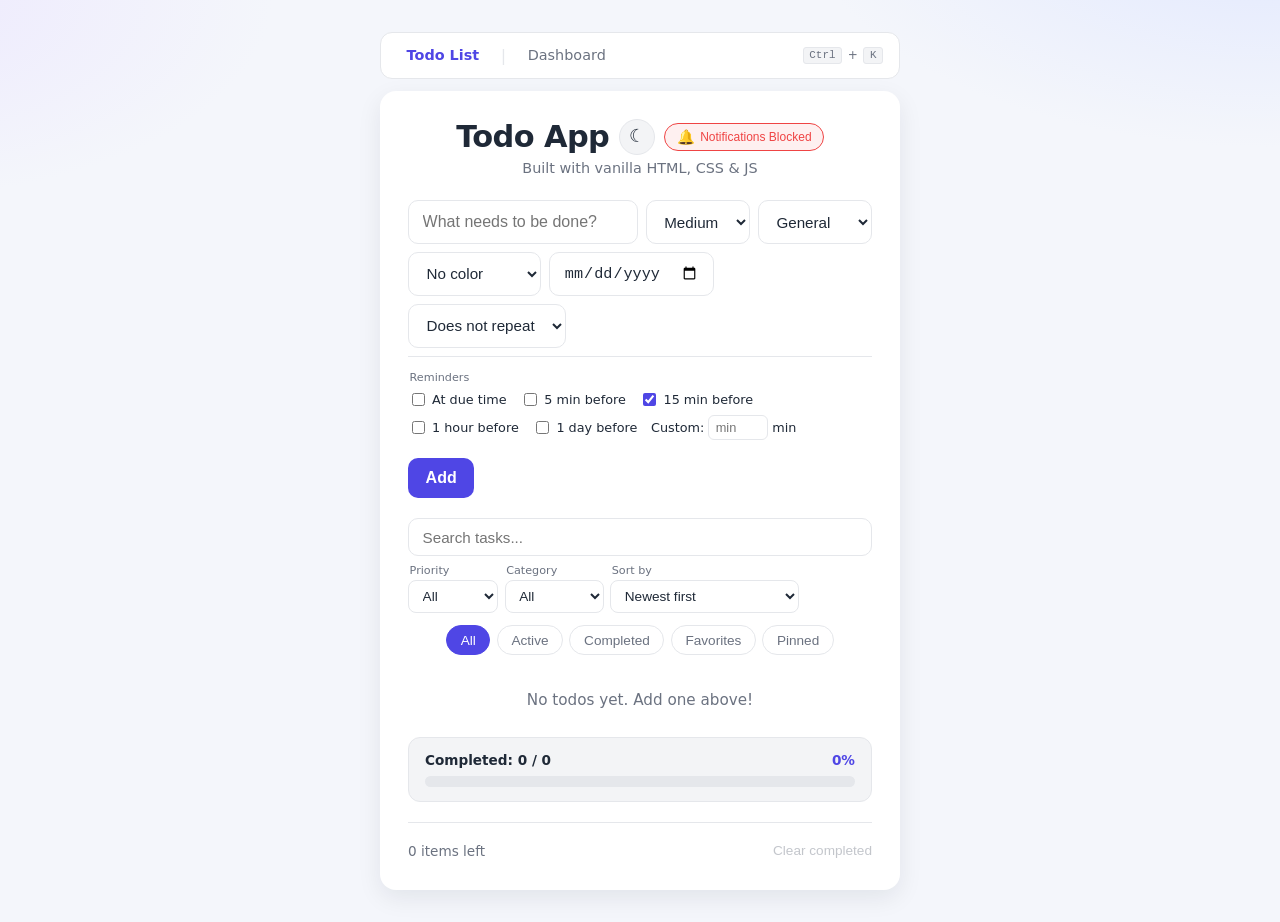
<file: index.html>
<!DOCTYPE html>
<html lang="en">
  <head>
    <meta charset="UTF-8" />
    <meta name="viewport" content="width=device-width, initial-scale=1.0" />
    <title>Todo App</title>
    <link rel="stylesheet" href="style.css" />
    <script>
      (function () {
        try {
          var saved = localStorage.getItem("todo-app:theme");
          var prefersDark =
            window.matchMedia &&
            window.matchMedia("(prefers-color-scheme: dark)").matches;
          if (saved === "dark" || (!saved && prefersDark)) {
            document.documentElement.setAttribute("data-theme", "dark");
          }
        } catch (e) {}
      })();
    </script>
  </head>
  <body>
    <nav class="nav">
      <span class="nav__link nav__link--active">Todo List</span>
      <span class="nav__separator">|</span>
      <a href="dashboard.html" class="nav__link">Dashboard</a>
      <span class="nav__hint" id="cmd-trigger" title="Open command palette (Ctrl+K)" role="button" tabindex="0">
        <kbd>Ctrl</kbd>+<kbd>K</kbd>
      </span>
    </nav>

    <main class="app">
      <header class="app__header">
        <div class="app__heading">
          <h1 class="app__title">Todo App</h1>
          <button id="theme-toggle" class="theme-toggle" type="button" aria-label="Toggle dark mode" aria-pressed="false">
            <span class="theme-toggle__icon theme-toggle__icon--sun" aria-hidden="true">☀</span>
            <span class="theme-toggle__icon theme-toggle__icon--moon" aria-hidden="true">☾</span>
          </button>
          <button id="notification-permission" class="notification-btn" type="button" aria-label="Enable browser notifications">
            <span class="notification-btn__icon" aria-hidden="true">🔔</span>
            <span class="notification-btn__label">Enable Notifications</span>
          </button>
        </div>
        <p class="app__subtitle">Built with vanilla HTML, CSS & JS</p>
      </header>

      <form id="todo-form" class="todo-form" autocomplete="off">
        <input
          id="todo-input"
          class="todo-form__input"
          type="text"
          placeholder="What needs to be done?"
          aria-label="New todo"
          required
        />
        <select id="todo-priority" class="todo-form__select" aria-label="Priority">
          <option value="low">Low</option>
          <option value="medium" selected>Medium</option>
          <option value="high">High</option>
        </select>
        <select id="todo-category" class="todo-form__select" aria-label="Category">
          <option value="general" selected>General</option>
          <option value="work">Work</option>
          <option value="personal">Personal</option>
          <option value="shopping">Shopping</option>
          <option value="health">Health</option>
        </select>
        <select id="todo-color" class="todo-form__select" aria-label="Color label">
          <option value="" selected>No color</option>
          <option value="red">🔴 Work</option>
          <option value="green">🟢 Personal</option>
          <option value="blue">🔵 Study</option>
          <option value="yellow">🟡 Urgent</option>
          <option value="purple">🟣 Other</option>
        </select>
        <input
          id="todo-due"
          class="todo-form__date"
          type="date"
          aria-label="Due date"
        />
        <select id="todo-recurrence" class="todo-form__select" aria-label="Recurrence">
          <option value="" selected>Does not repeat</option>
          <option value="daily">Daily</option>
          <option value="weekly">Weekly</option>
          <option value="monthly">Monthly</option>
          <option value="custom">Custom…</option>
        </select>
        <input
          id="todo-recurrence-custom"
          class="todo-form__date todo-form__recurrence-custom"
          type="number"
          min="1"
          value="1"
          aria-label="Custom recurrence interval in days"
        />
        <div class="todo-form__reminders">
          <label class="toolbar__field">
            <span class="toolbar__label">Reminders</span>
          </label>
          <div class="reminder-checkboxes">
            <label class="reminder-checkbox"><input type="checkbox" id="reminder-at-due" value="0" /> At due time</label>
            <label class="reminder-checkbox"><input type="checkbox" id="reminder-5min" value="5" /> 5 min before</label>
            <label class="reminder-checkbox"><input type="checkbox" id="reminder-15min" value="15" checked /> 15 min before</label>
            <label class="reminder-checkbox"><input type="checkbox" id="reminder-1hour" value="60" /> 1 hour before</label>
            <label class="reminder-checkbox"><input type="checkbox" id="reminder-1day" value="1440" /> 1 day before</label>
            <label class="reminder-checkbox">
              Custom: <input type="number" id="reminder-custom-minutes" class="todo-form__reminder-custom" min="1" value="" placeholder="min" aria-label="Custom reminder minutes" /> min
            </label>
          </div>
        </div>
        <button class="todo-form__add" type="submit">Add</button>
      </form>

      <div class="toolbar">
        <div class="toolbar__search">
          <input
            id="search-input"
            class="toolbar__search-input"
            type="search"
            placeholder="Search tasks..."
            aria-label="Search tasks"
          />
        </div>
        <div class="toolbar__controls">
          <label class="toolbar__field">
            <span class="toolbar__label">Priority</span>
            <select id="priority-filter" class="toolbar__select" aria-label="Filter by priority">
              <option value="all">All</option>
              <option value="high">High</option>
              <option value="medium">Medium</option>
              <option value="low">Low</option>
            </select>
          </label>
          <label class="toolbar__field">
            <span class="toolbar__label">Category</span>
            <select id="category-filter" class="toolbar__select" aria-label="Filter by category">
              <option value="all">All</option>
              <option value="general">General</option>
              <option value="work">Work</option>
              <option value="personal">Personal</option>
              <option value="shopping">Shopping</option>
              <option value="health">Health</option>
            </select>
          </label>
          <label class="toolbar__field">
            <span class="toolbar__label">Sort by</span>
            <select id="sort-select" class="toolbar__select" aria-label="Sort tasks">
              <option value="created">Newest first</option>
              <option value="created-asc">Oldest first</option>
              <option value="priority">Priority (high-low)</option>
              <option value="priority-asc">Priority (low-high)</option>
              <option value="due">Due date (soonest)</option>
              <option value="alpha">A-Z</option>
              <option value="manual">Manual (drag to reorder)</option>
            </select>
          </label>
        </div>
      </div>

      <nav class="filters" aria-label="Filter todos">
        <button class="filters__btn is-active" data-filter="all" aria-selected="true">All</button>
        <button class="filters__btn" data-filter="active" aria-selected="false">Active</button>
        <button class="filters__btn" data-filter="completed" aria-selected="false">Completed</button>
        <button class="filters__btn" data-filter="favorites" aria-selected="false">Favorites</button>
        <button class="filters__btn" data-filter="pinned" aria-selected="false">Pinned</button>
      </nav>

      <ul id="todo-list" class="todo-list" aria-live="polite"></ul>

      <p id="empty-state" class="empty-state" role="status">No todos yet. Add one above!</p>

      <section id="progress" class="progress" aria-label="Completion progress">
        <div class="progress__header">
          <span id="progress-text" class="progress__text">Completed: 0 / 0</span>
          <span id="progress-percent" class="progress__percent">0%</span>
        </div>
        <div
          class="progress__track"
          role="progressbar"
          aria-valuemin="0"
          aria-valuemax="100"
          aria-valuenow="0"
          aria-label="Completion percentage"
        >
          <div id="progress-fill" class="progress__fill"></div>
        </div>
      </section>

      <footer class="app__footer">
        <span id="items-left" class="app__count">0 items left</span>
        <button id="clear-completed" class="app__clear" type="button" disabled>Clear completed</button>
      </footer>
    </main>

    <template id="todo-item-template">
      <li class="todo-item">
        <div class="todo-item__main">
          <span class="todo-item__drag-handle" draggable="true" aria-label="Drag to reorder" title="Drag to reorder">⠿</span>
          <label class="todo-item__label">
            <input type="checkbox" class="todo-item__checkbox" />
            <span class="todo-item__text"></span>
            <span class="todo-item__meta">
              <span class="todo-item__badge todo-item__badge--color"></span>
              <span class="todo-item__badge todo-item__badge--priority"></span>
              <span class="todo-item__badge todo-item__badge--category"></span>
              <span class="todo-item__badge todo-item__badge--due"></span>
              <span class="todo-item__badge todo-item__badge--recurrence"></span>
              <span class="todo-item__badge todo-item__badge--reminder"></span>
            </span>
          </label>
          <div class="todo-item__actions">
            <button class="todo-item__icon-btn todo-item__star" type="button" aria-pressed="false" title="Star">&#9734;</button>
            <button class="todo-item__icon-btn todo-item__pin" type="button" aria-pressed="false" title="Pin">&#128204;</button>
            <button class="todo-item__icon-btn todo-item__edit-btn" type="button" aria-label="Edit todo" title="Edit">&#9998;</button>
            <button class="todo-item__icon-btn todo-item__notes-toggle" type="button" aria-label="Toggle notes" title="Notes">&#9776;</button>
            <button class="todo-item__icon-btn todo-item__duplicate" type="button" aria-label="Duplicate todo" title="Duplicate">&#10697;</button>
            <div class="todo-item__snooze-wrap">
              <button class="todo-item__icon-btn todo-item__snooze" type="button" aria-label="Snooze reminders" title="Snooze">&#9201;</button>
              <div class="todo-item__snooze-dropdown is-hidden">
                <button type="button" class="todo-item__snooze-option" data-snooze="10">Snooze 10 min</button>
                <button type="button" class="todo-item__snooze-option" data-snooze="30">Snooze 30 min</button>
                <button type="button" class="todo-item__snooze-option" data-snooze="60">Snooze 1 hour</button>
                <button type="button" class="todo-item__snooze-option" data-snooze="1440">Snooze 1 day</button>
              </div>
            </div>
            <button class="todo-item__icon-btn todo-item__delete" type="button" aria-label="Delete todo" title="Delete">&times;</button>
          </div>
        </div>

        <div class="todo-item__meta">
          <span class="todo-item__created"></span>
          <span class="todo-item__completed"></span>
        </div>

        <p class="todo-item__notes"></p>

        <div class="todo-item__dependencies is-hidden"></div>

        <div class="todo-item__subtasks is-hidden" data-expanded="false">
          <div class="subtask-progress" role="progressbar" aria-label="Subtask progress">
            <span class="subtask-progress__text">0/0 subtasks completed</span>
            <div class="subtask-progress__track">
              <div class="subtask-progress__fill"></div>
            </div>
          </div>
          <ul class="todo-item__subtask-list"></ul>
          <form class="todo-item__subtask-add" autocomplete="off">
            <input type="text" class="todo-item__subtask-input" placeholder="Add a subtask..." aria-label="New subtask" />
            <button type="submit" class="todo-item__subtask-add-btn" title="Add subtask">+</button>
          </form>
        </div>

        <button type="button" class="todo-item__subtask-toggle" title="Show/hide subtasks">
          <span class="subtask-toggle__icon">▸</span> <span class="subtask-toggle__label">Subtasks</span>
        </button>

        <div class="todo-item__edit" role="group" aria-label="Edit todo">
          <input type="text" class="todo-item__edit-input" aria-label="Todo text" />
          <textarea class="todo-item__edit-notes" rows="2" placeholder="Notes / description"></textarea>
          <select class="todo-item__edit-color" aria-label="Color label">
            <option value="">No color</option>
            <option value="red">🔴 Work</option>
            <option value="green">🟢 Personal</option>
            <option value="blue">🔵 Study</option>
            <option value="yellow">🟡 Urgent</option>
            <option value="purple">🟣 Other</option>
          </select>
          <select class="todo-item__edit-recurrence" aria-label="Recurrence">
            <option value="">Does not repeat</option>
            <option value="daily">Daily</option>
            <option value="weekly">Weekly</option>
            <option value="monthly">Monthly</option>
            <option value="custom">Custom…</option>
          </select>
          <input type="number" class="todo-item__edit-recurrence-custom" min="1" value="1" aria-label="Custom recurrence interval in days" />
          <div class="todo-item__edit-reminders">
            <span class="toolbar__label">Reminders</span>
            <div class="reminder-checkboxes">
              <label class="reminder-checkbox"><input type="checkbox" class="todo-item__edit-reminder" value="0" /> At due time</label>
              <label class="reminder-checkbox"><input type="checkbox" class="todo-item__edit-reminder" value="5" /> 5 min before</label>
              <label class="reminder-checkbox"><input type="checkbox" class="todo-item__edit-reminder" value="15" /> 15 min before</label>
              <label class="reminder-checkbox"><input type="checkbox" class="todo-item__edit-reminder" value="60" /> 1 hour before</label>
              <label class="reminder-checkbox"><input type="checkbox" class="todo-item__edit-reminder" value="1440" /> 1 day before</label>
              <label class="reminder-checkbox">
                Custom: <input type="number" class="todo-item__edit-reminder-custom" min="1" value="" placeholder="min" aria-label="Custom reminder minutes" /> min
              </label>
            </div>
          </div>
          <label class="todo-item__edit-dep-label">
            <span class="toolbar__label">Dependencies</span>
            <select class="todo-item__edit-depends" multiple aria-label="Task dependencies">
            </select>
          </label>
          <div class="todo-item__edit-actions">
            <button class="todo-item__save" type="button">Save</button>
            <button class="todo-item__cancel" type="button">Cancel</button>
          </div>
        </div>
      </li>
    </template>

    <div id="command-palette-overlay" class="command-palette-overlay is-hidden" role="dialog" aria-modal="true" aria-label="Command palette">
      <div class="command-palette">
        <div class="command-palette__input-wrap">
          <span class="command-palette__prefix" aria-hidden="true">&gt;</span>
          <input id="command-palette-input" class="command-palette__input" type="text" placeholder="Type a command..." aria-label="Command search" autocomplete="off" />
        </div>
        <ul id="command-palette-list" class="command-palette__list" role="listbox"></ul>
        <div class="command-palette__footer">
          <span class="command-palette__hint"><kbd>&uarr;</kbd><kbd>&darr;</kbd> navigate</span>
          <span class="command-palette__hint"><kbd>&crarr;</kbd> select</span>
          <span class="command-palette__hint"><kbd>esc</kbd> close</span>
        </div>
      </div>
    </div>

    <script src="script.js"></script>
  </body>
</html>
</file>
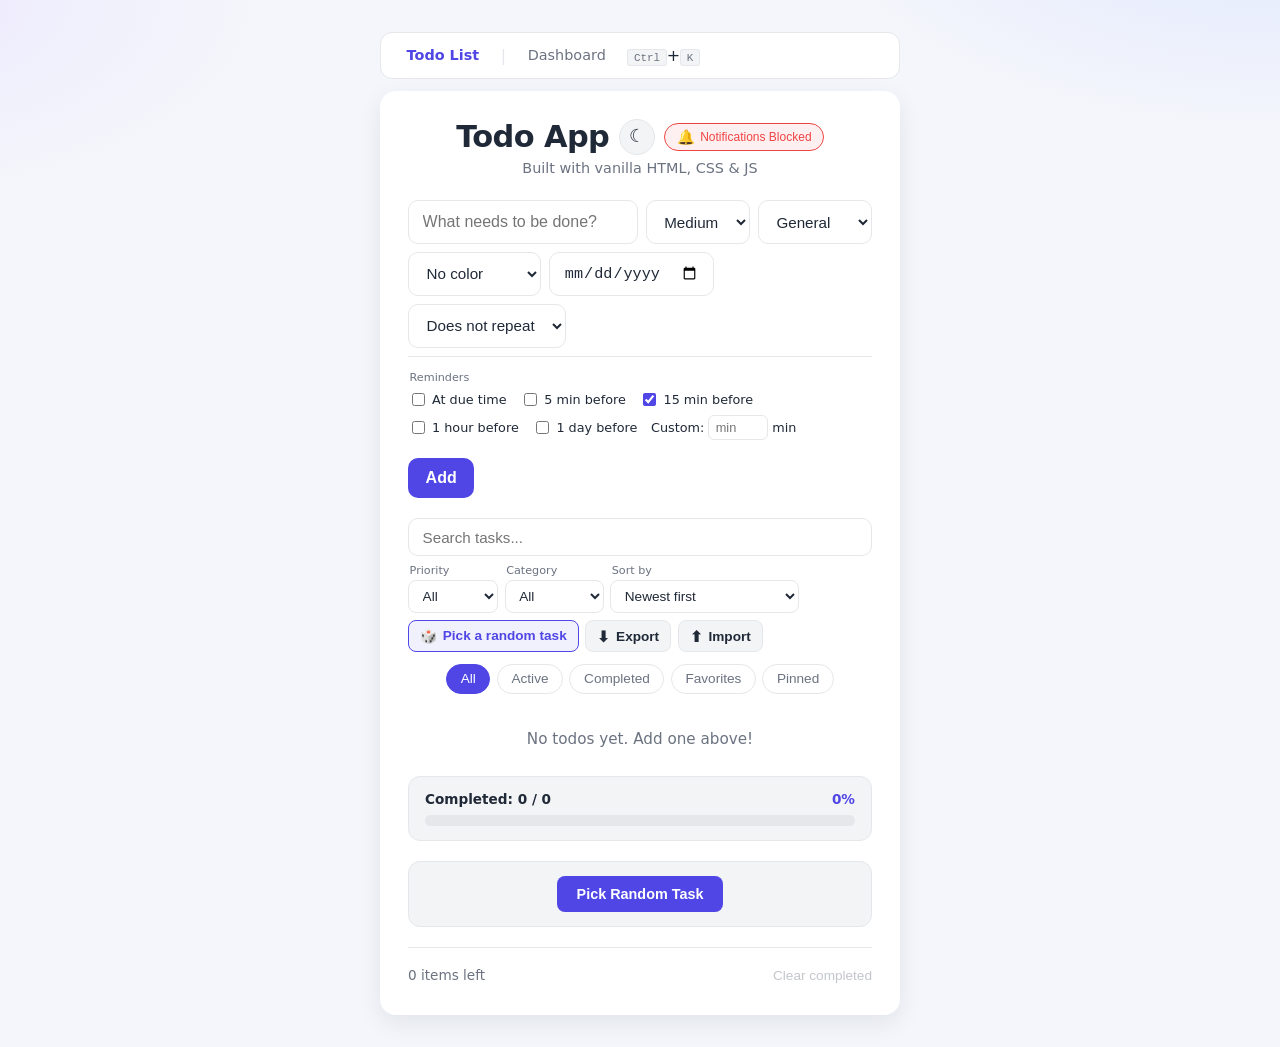
<file: pages/index.html>
<!DOCTYPE html>
<html lang="en">
  <head>
    <meta charset="UTF-8" />
    <meta name="viewport" content="width=device-width, initial-scale=1.0" />
    <title>Todo App</title>
    <link rel="stylesheet" href="../css/style.css" />
    <script>
      (function () {
        try {
          var saved = localStorage.getItem("todo-app:theme");
          var prefersDark =
            window.matchMedia &&
            window.matchMedia("(prefers-color-scheme: dark)").matches;
          if (saved === "dark" || (!saved && prefersDark)) {
            document.documentElement.setAttribute("data-theme", "dark");
          }
        } catch (e) {}
      })();
    </script>
  </head>
  <body>
    <nav class="nav">
      <span class="nav__link nav__link--active">Todo List</span>
      <span class="nav__separator">|</span>
      <a href="dashboard.html" class="nav__link">Dashboard</a>
      <span class="nav__hint" id="cmd-trigger" title="Open command palette (Ctrl+K)" role="button" tabindex="0">
        <kbd>Ctrl</kbd>+<kbd>K</kbd>
      </span>
    </nav>

    <main class="app">
      <header class="app__header">
        <div class="app__heading">
          <h1 class="app__title">Todo App</h1>
          <button id="theme-toggle" class="theme-toggle" type="button" aria-label="Toggle dark mode" aria-pressed="false">
            <span class="theme-toggle__icon theme-toggle__icon--sun" aria-hidden="true">☀</span>
            <span class="theme-toggle__icon theme-toggle__icon--moon" aria-hidden="true">☾</span>
          </button>
          <button id="notification-permission" class="notification-btn" type="button" aria-label="Enable browser notifications">
            <span class="notification-btn__icon" aria-hidden="true">🔔</span>
            <span class="notification-btn__label">Enable Notifications</span>
          </button>
        </div>
        <p class="app__subtitle">Built with vanilla HTML, CSS & JS</p>
      </header>

      <form id="todo-form" class="todo-form" autocomplete="off">
        <input
          id="todo-input"
          class="todo-form__input"
          type="text"
          placeholder="What needs to be done?"
          aria-label="New todo"
          required
        />
        <select id="todo-priority" class="todo-form__select" aria-label="Priority">
          <option value="low">Low</option>
          <option value="medium" selected>Medium</option>
          <option value="high">High</option>
        </select>
        <select id="todo-category" class="todo-form__select" aria-label="Category">
          <option value="general" selected>General</option>
          <option value="work">Work</option>
          <option value="personal">Personal</option>
          <option value="shopping">Shopping</option>
          <option value="health">Health</option>
        </select>
        <select id="todo-color" class="todo-form__select" aria-label="Color label">
          <option value="" selected>No color</option>
          <option value="red">🔴 Work</option>
          <option value="green">🟢 Personal</option>
          <option value="blue">🔵 Study</option>
          <option value="yellow">🟡 Urgent</option>
          <option value="purple">🟣 Other</option>
        </select>
        <input
          id="todo-due"
          class="todo-form__date"
          type="date"
          aria-label="Due date"
        />
        <select id="todo-recurrence" class="todo-form__select" aria-label="Recurrence">
          <option value="" selected>Does not repeat</option>
          <option value="daily">Daily</option>
          <option value="weekly">Weekly</option>
          <option value="monthly">Monthly</option>
          <option value="custom">Custom…</option>
        </select>
        <input
          id="todo-recurrence-custom"
          class="todo-form__date todo-form__recurrence-custom"
          type="number"
          min="1"
          value="1"
          aria-label="Custom recurrence interval in days"
        />
        <div class="todo-form__reminders">
          <label class="toolbar__field">
            <span class="toolbar__label">Reminders</span>
          </label>
          <div class="reminder-checkboxes">
            <label class="reminder-checkbox"><input type="checkbox" id="reminder-at-due" value="0" /> At due time</label>
            <label class="reminder-checkbox"><input type="checkbox" id="reminder-5min" value="5" /> 5 min before</label>
            <label class="reminder-checkbox"><input type="checkbox" id="reminder-15min" value="15" checked /> 15 min before</label>
            <label class="reminder-checkbox"><input type="checkbox" id="reminder-1hour" value="60" /> 1 hour before</label>
            <label class="reminder-checkbox"><input type="checkbox" id="reminder-1day" value="1440" /> 1 day before</label>
            <label class="reminder-checkbox">
              Custom: <input type="number" id="reminder-custom-minutes" class="todo-form__reminder-custom" min="1" value="" placeholder="min" aria-label="Custom reminder minutes" /> min
            </label>
          </div>
        </div>
        <button class="todo-form__add" type="submit">Add</button>
      </form>

      <div class="toolbar">
        <div class="toolbar__search">
          <input
            id="search-input"
            class="toolbar__search-input"
            type="search"
            placeholder="Search tasks..."
            aria-label="Search tasks"
          />
        </div>
        <div class="toolbar__controls">
          <label class="toolbar__field">
            <span class="toolbar__label">Priority</span>
            <select id="priority-filter" class="toolbar__select" aria-label="Filter by priority">
              <option value="all">All</option>
              <option value="high">High</option>
              <option value="medium">Medium</option>
              <option value="low">Low</option>
            </select>
          </label>
          <label class="toolbar__field">
            <span class="toolbar__label">Category</span>
            <select id="category-filter" class="toolbar__select" aria-label="Filter by category">
              <option value="all">All</option>
              <option value="general">General</option>
              <option value="work">Work</option>
              <option value="personal">Personal</option>
              <option value="shopping">Shopping</option>
              <option value="health">Health</option>
            </select>
          </label>
          <label class="toolbar__field">
            <span class="toolbar__label">Sort by</span>
            <select id="sort-select" class="toolbar__select" aria-label="Sort tasks">
              <option value="created">Newest first</option>
              <option value="created-asc">Oldest first</option>
              <option value="priority">Priority (high-low)</option>
              <option value="priority-asc">Priority (low-high)</option>
              <option value="due">Due date (soonest)</option>
              <option value="alpha">A-Z</option>
              <option value="manual">Manual (drag to reorder)</option>
            </select>
          </label>
          <button id="random-picker" class="toolbar__random-btn" type="button" title="Pick a random task">
            <span class="toolbar__random-btn-icon" aria-hidden="true">🎲</span>
            <span class="toolbar__random-btn-label">Pick a random task</span>
          </button>
          <div class="toolbar__io">
            <button id="export-tasks" class="toolbar__io-btn" type="button" title="Export tasks as JSON">
              <span class="toolbar__io-icon" aria-hidden="true">⬇</span>
              <span class="toolbar__io-label">Export</span>
            </button>
            <button id="import-tasks" class="toolbar__io-btn" type="button" title="Import tasks from JSON">
              <span class="toolbar__io-icon" aria-hidden="true">⬆</span>
              <span class="toolbar__io-label">Import</span>
            </button>
            <input
              id="import-file"
              class="toolbar__io-file"
              type="file"
              accept="application/json,.json"
              aria-label="Choose a JSON file to import"
            />
          </div>
        </div>
      </div>

      <nav class="filters" aria-label="Filter todos">
        <button class="filters__btn is-active" data-filter="all" aria-selected="true">All</button>
        <button class="filters__btn" data-filter="active" aria-selected="false">Active</button>
        <button class="filters__btn" data-filter="completed" aria-selected="false">Completed</button>
        <button class="filters__btn" data-filter="favorites" aria-selected="false">Favorites</button>
        <button class="filters__btn" data-filter="pinned" aria-selected="false">Pinned</button>
      </nav>

      <ul id="todo-list" class="todo-list" aria-live="polite"></ul>

      <p id="empty-state" class="empty-state" role="status">No todos yet. Add one above!</p>

      <section id="progress" class="progress" aria-label="Completion progress">
        <div class="progress__header">
          <span id="progress-text" class="progress__text">Completed: 0 / 0</span>
          <span id="progress-percent" class="progress__percent">0%</span>
        </div>
        <div
          class="progress__track"
          role="progressbar"
          aria-valuemin="0"
          aria-valuemax="100"
          aria-valuenow="0"
          aria-label="Completion percentage"
        >
          <div id="progress-fill" class="progress__fill"></div>
        </div>
      </section>

      <section class="random-picker" aria-label="Random task picker">
        <button id="random-pick-btn" class="random-picker__btn" type="button">Pick Random Task</button>
        <div id="random-pick-display" class="random-picker__display is-hidden" role="status" aria-live="polite">
          <span class="random-picker__label">Selected task: </span>
          <strong id="random-pick-task" class="random-picker__task"></strong>
        </div>
        <p id="random-pick-message" class="random-picker__message is-hidden" role="status" aria-live="polite"></p>
      </section>

      <footer class="app__footer">
        <span id="items-left" class="app__count">0 items left</span>
        <button id="clear-completed" class="app__clear" type="button" disabled>Clear completed</button>
      </footer>
    </main>

    <div id="undo-toast" class="undo-toast is-hidden" role="status" aria-live="polite">
      <span class="undo-toast__text"></span>
      <button class="undo-toast__btn" type="button">Undo</button>
    </div>

    <template id="todo-item-template">
      <li class="todo-item">
        <div class="todo-item__main">
          <span class="todo-item__drag-handle" draggable="true" aria-label="Drag to reorder" title="Drag to reorder">⠿</span>
          <label class="todo-item__label">
            <input type="checkbox" class="todo-item__checkbox" />
            <span class="todo-item__text"></span>
            <span class="todo-item__meta">
              <span class="todo-item__badge todo-item__badge--color"></span>
              <span class="todo-item__badge todo-item__badge--priority"></span>
              <span class="todo-item__badge todo-item__badge--category"></span>
              <span class="todo-item__badge todo-item__badge--due"></span>
              <span class="todo-item__badge todo-item__badge--recurrence"></span>
              <span class="todo-item__badge todo-item__badge--reminder"></span>
            </span>
          </label>
          <div class="todo-item__actions">
            <button class="todo-item__icon-btn todo-item__star" type="button" aria-pressed="false" title="Star">&#9734;</button>
            <button class="todo-item__icon-btn todo-item__pin" type="button" aria-pressed="false" title="Pin">&#128204;</button>
            <button class="todo-item__icon-btn todo-item__edit-btn" type="button" aria-label="Edit todo" title="Edit">&#9998;</button>
            <button class="todo-item__icon-btn todo-item__notes-toggle" type="button" aria-label="Toggle notes" title="Notes">&#9776;</button>
            <button class="todo-item__icon-btn todo-item__duplicate" type="button" aria-label="Duplicate todo" title="Duplicate">&#10697;</button>
            <div class="todo-item__snooze-wrap">
              <button class="todo-item__icon-btn todo-item__snooze" type="button" aria-label="Snooze reminders" title="Snooze">&#9201;</button>
              <div class="todo-item__snooze-dropdown is-hidden">
                <button type="button" class="todo-item__snooze-option" data-snooze="10">Snooze 10 min</button>
                <button type="button" class="todo-item__snooze-option" data-snooze="30">Snooze 30 min</button>
                <button type="button" class="todo-item__snooze-option" data-snooze="60">Snooze 1 hour</button>
                <button type="button" class="todo-item__snooze-option" data-snooze="1440">Snooze 1 day</button>
              </div>
            </div>
            <button class="todo-item__icon-btn todo-item__delete" type="button" aria-label="Delete todo" title="Delete">&times;</button>
          </div>
        </div>

        <div class="todo-item__meta">
          <span class="todo-item__created"></span>
          <span class="todo-item__completed"></span>
        </div>

        <p class="todo-item__notes"></p>

        <div class="todo-item__dependencies is-hidden"></div>

        <div class="todo-item__subtasks is-hidden" data-expanded="false">
          <div class="subtask-progress" role="progressbar" aria-label="Subtask progress">
            <span class="subtask-progress__text">0/0 subtasks completed</span>
            <div class="subtask-progress__track">
              <div class="subtask-progress__fill"></div>
            </div>
          </div>
          <ul class="todo-item__subtask-list"></ul>
          <form class="todo-item__subtask-add" autocomplete="off">
            <input type="text" class="todo-item__subtask-input" placeholder="Add a subtask..." aria-label="New subtask" />
            <button type="submit" class="todo-item__subtask-add-btn" title="Add subtask">+</button>
          </form>
        </div>

        <button type="button" class="todo-item__subtask-toggle" title="Show/hide subtasks">
          <span class="subtask-toggle__icon">▸</span> <span class="subtask-toggle__label">Subtasks</span>
        </button>

        <div class="todo-item__edit" role="group" aria-label="Edit todo">
          <input type="text" class="todo-item__edit-input" aria-label="Todo text" />
          <textarea class="todo-item__edit-notes" rows="2" placeholder="Notes / description"></textarea>
          <select class="todo-item__edit-color" aria-label="Color label">
            <option value="">No color</option>
            <option value="red">🔴 Work</option>
            <option value="green">🟢 Personal</option>
            <option value="blue">🔵 Study</option>
            <option value="yellow">🟡 Urgent</option>
            <option value="purple">🟣 Other</option>
          </select>
          <select class="todo-item__edit-recurrence" aria-label="Recurrence">
            <option value="">Does not repeat</option>
            <option value="daily">Daily</option>
            <option value="weekly">Weekly</option>
            <option value="monthly">Monthly</option>
            <option value="custom">Custom…</option>
          </select>
          <input type="number" class="todo-item__edit-recurrence-custom" min="1" value="1" aria-label="Custom recurrence interval in days" />
          <div class="todo-item__edit-reminders">
            <span class="toolbar__label">Reminders</span>
            <div class="reminder-checkboxes">
              <label class="reminder-checkbox"><input type="checkbox" class="todo-item__edit-reminder" value="0" /> At due time</label>
              <label class="reminder-checkbox"><input type="checkbox" class="todo-item__edit-reminder" value="5" /> 5 min before</label>
              <label class="reminder-checkbox"><input type="checkbox" class="todo-item__edit-reminder" value="15" /> 15 min before</label>
              <label class="reminder-checkbox"><input type="checkbox" class="todo-item__edit-reminder" value="60" /> 1 hour before</label>
              <label class="reminder-checkbox"><input type="checkbox" class="todo-item__edit-reminder" value="1440" /> 1 day before</label>
              <label class="reminder-checkbox">
                Custom: <input type="number" class="todo-item__edit-reminder-custom" min="1" value="" placeholder="min" aria-label="Custom reminder minutes" /> min
              </label>
            </div>
          </div>
          <label class="todo-item__edit-dep-label">
            <span class="toolbar__label">Dependencies</span>
            <select class="todo-item__edit-depends" multiple aria-label="Task dependencies">
            </select>
          </label>
          <div class="todo-item__edit-actions">
            <button class="todo-item__save" type="button">Save</button>
            <button class="todo-item__cancel" type="button">Cancel</button>
          </div>
        </div>
      </li>
    </template>

    <div id="command-palette-overlay" class="command-palette-overlay is-hidden" role="dialog" aria-modal="true" aria-label="Command palette">
      <div class="command-palette">
        <div class="command-palette__input-wrap">
          <span class="command-palette__prefix" aria-hidden="true">&gt;</span>
          <input id="command-palette-input" class="command-palette__input" type="text" placeholder="Type a command..." aria-label="Command search" autocomplete="off" />
        </div>
        <ul id="command-palette-list" class="command-palette__list" role="listbox"></ul>
        <div class="command-palette__footer">
          <span class="command-palette__hint"><kbd>&uarr;</kbd><kbd>&darr;</kbd> navigate</span>
          <span class="command-palette__hint"><kbd>&crarr;</kbd> select</span>
          <span class="command-palette__hint"><kbd>esc</kbd> close</span>
        </div>
      </div>
    </div>

    <div id="toast" class="toast" role="status" aria-live="polite"></div>

    <div id="import-modal-overlay" class="command-palette-overlay is-hidden" role="dialog" aria-modal="true" aria-label="Import options">
      <div class="import-modal" role="document">
        <h2 class="import-modal__title">Import Tasks</h2>
        <p class="import-modal__desc">The selected file contains <strong id="import-modal-count">0</strong> valid task(s). Choose how to apply them:</p>
        <div class="import-modal__actions">
          <button id="import-modal-merge" class="import-modal__btn import-modal__btn--primary" type="button">Merge with existing tasks</button>
          <button id="import-modal-replace" class="import-modal__btn" type="button">Replace all existing tasks</button>
          <button id="import-modal-cancel" class="import-modal__btn import-modal__btn--cancel" type="button">Cancel</button>
        </div>
      </div>
    </div>

    <script src="../js/script.js"></script>
  </body>
</html>
</file>
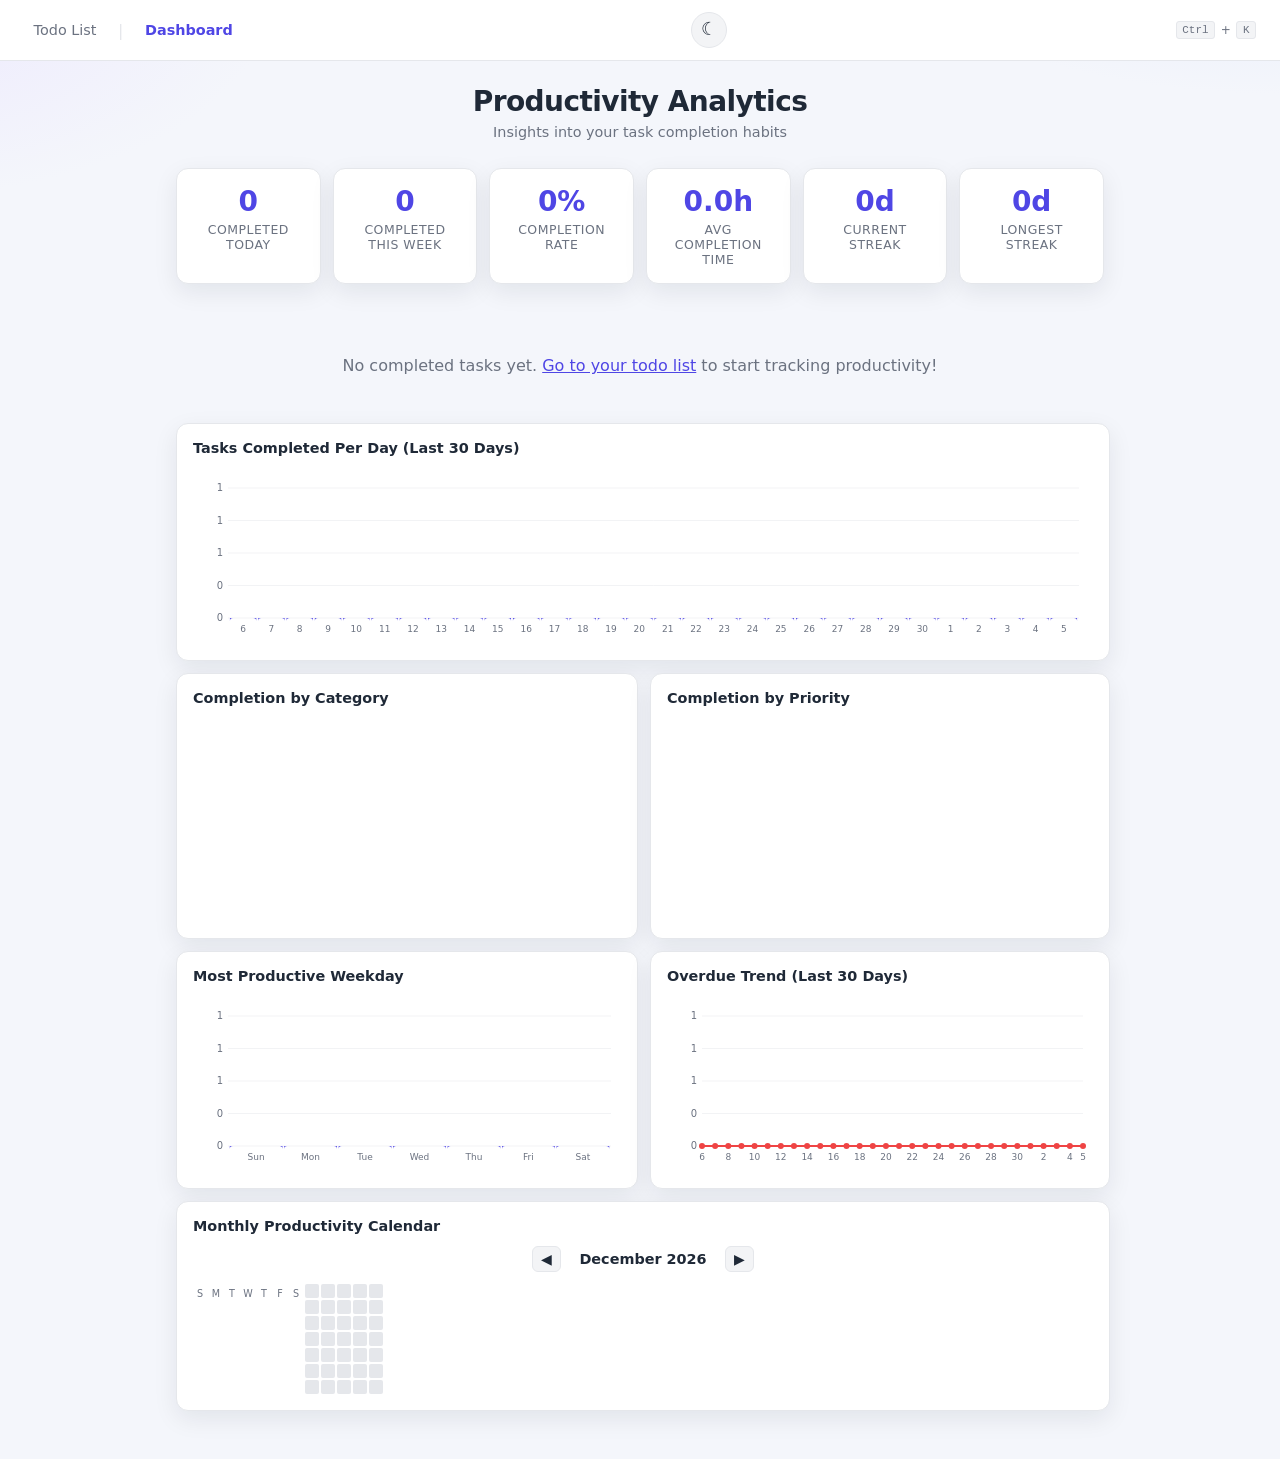
<file: dashboard.html>
<!DOCTYPE html>
<html lang="en">
  <head>
    <meta charset="UTF-8" />
    <meta name="viewport" content="width=device-width, initial-scale=1.0" />
    <title>Productivity Dashboard - Todo App</title>
    <link rel="stylesheet" href="dashboard.css" />
    <script>
      (function () {
        try {
          var saved = localStorage.getItem("todo-app:theme");
          var prefersDark =
            window.matchMedia &&
            window.matchMedia("(prefers-color-scheme: dark)").matches;
          if (saved === "dark" || (!saved && prefersDark)) {
            document.documentElement.setAttribute("data-theme", "dark");
          }
        } catch (e) {}
      })();
    </script>
  </head>
  <body>
    <nav class="nav">
      <a href="index.html" class="nav__link">Todo List</a>
      <span class="nav__separator">|</span>
      <span class="nav__link nav__link--active">Dashboard</span>
      <button id="theme-toggle" class="theme-toggle" type="button" aria-label="Toggle dark mode" aria-pressed="false">
        <span class="theme-toggle__icon theme-toggle__icon--sun" aria-hidden="true">☀</span>
        <span class="theme-toggle__icon theme-toggle__icon--moon" aria-hidden="true">☾</span>
      </button>
      <span class="nav__hint" id="cmd-trigger" title="Open command palette (Ctrl+K)" role="button" tabindex="0">
        <kbd>Ctrl</kbd>+<kbd>K</kbd>
      </span>
    </nav>

    <main class="dashboard">
      <header class="dashboard__header">
        <h1 class="dashboard__title">Productivity Analytics</h1>
        <p class="dashboard__subtitle">Insights into your task completion habits</p>
      </header>

      <section class="stats" aria-label="Productivity statistics">
        <div class="stat-card">
          <span class="stat-card__value" id="stat-today">0</span>
          <span class="stat-card__label">Completed Today</span>
        </div>
        <div class="stat-card">
          <span class="stat-card__value" id="stat-week">0</span>
          <span class="stat-card__label">Completed This Week</span>
        </div>
        <div class="stat-card">
          <span class="stat-card__value" id="stat-rate">0%</span>
          <span class="stat-card__label">Completion Rate</span>
        </div>
        <div class="stat-card">
          <span class="stat-card__value" id="stat-avg-time">0d</span>
          <span class="stat-card__label">Avg Completion Time</span>
        </div>
        <div class="stat-card">
          <span class="stat-card__value" id="stat-streak">0d</span>
          <span class="stat-card__label">Current Streak</span>
        </div>
        <div class="stat-card">
          <span class="stat-card__value" id="stat-longest-streak">0d</span>
          <span class="stat-card__label">Longest Streak</span>
        </div>
      </section>

      <div id="no-data" class="no-data">
        <p>No completed tasks yet. <a href="index.html">Go to your todo list</a> to start tracking productivity!</p>
      </div>

      <section class="charts" aria-label="Analytics charts">
        <div class="chart-card chart-card--wide">
          <h2 class="chart-card__title">Tasks Completed Per Day (Last 30 Days)</h2>
          <canvas id="chart-daily" height="180"></canvas>
        </div>

        <div class="chart-card">
          <h2 class="chart-card__title">Completion by Category</h2>
          <canvas id="chart-category" height="200"></canvas>
          <div id="legend-category" class="chart-legend"></div>
        </div>

        <div class="chart-card">
          <h2 class="chart-card__title">Completion by Priority</h2>
          <canvas id="chart-priority" height="200"></canvas>
          <div id="legend-priority" class="chart-legend"></div>
        </div>

        <div class="chart-card">
          <h2 class="chart-card__title">Most Productive Weekday</h2>
          <canvas id="chart-weekday" height="180"></canvas>
        </div>

        <div class="chart-card">
          <h2 class="chart-card__title">Overdue Trend (Last 30 Days)</h2>
          <canvas id="chart-overdue" height="180"></canvas>
        </div>

        <div class="chart-card chart-card--wide">
          <h2 class="chart-card__title">Monthly Productivity Calendar</h2>
          <div class="heatmap-controls">
            <button id="heatmap-prev" class="heatmap-nav" aria-label="Previous month">◀</button>
            <span id="heatmap-month-label" class="heatmap-month-label"></span>
            <button id="heatmap-next" class="heatmap-nav" aria-label="Next month">▶</button>
          </div>
          <div id="heatmap-container" class="heatmap"></div>
        </div>
      </section>
    </main>

    <div id="command-palette-overlay" class="command-palette-overlay is-hidden" role="dialog" aria-modal="true" aria-label="Command palette">
      <div class="command-palette">
        <div class="command-palette__input-wrap">
          <span class="command-palette__prefix" aria-hidden="true">&gt;</span>
          <input id="command-palette-input" class="command-palette__input" type="text" placeholder="Type a command..." aria-label="Command search" autocomplete="off" />
        </div>
        <ul id="command-palette-list" class="command-palette__list" role="listbox"></ul>
        <div class="command-palette__footer">
          <span class="command-palette__hint"><kbd>&uarr;</kbd><kbd>&darr;</kbd> navigate</span>
          <span class="command-palette__hint"><kbd>&crarr;</kbd> select</span>
          <span class="command-palette__hint"><kbd>esc</kbd> close</span>
        </div>
      </div>
    </div>

    <script src="dashboard.js"></script>
  </body>
</html>
</file>
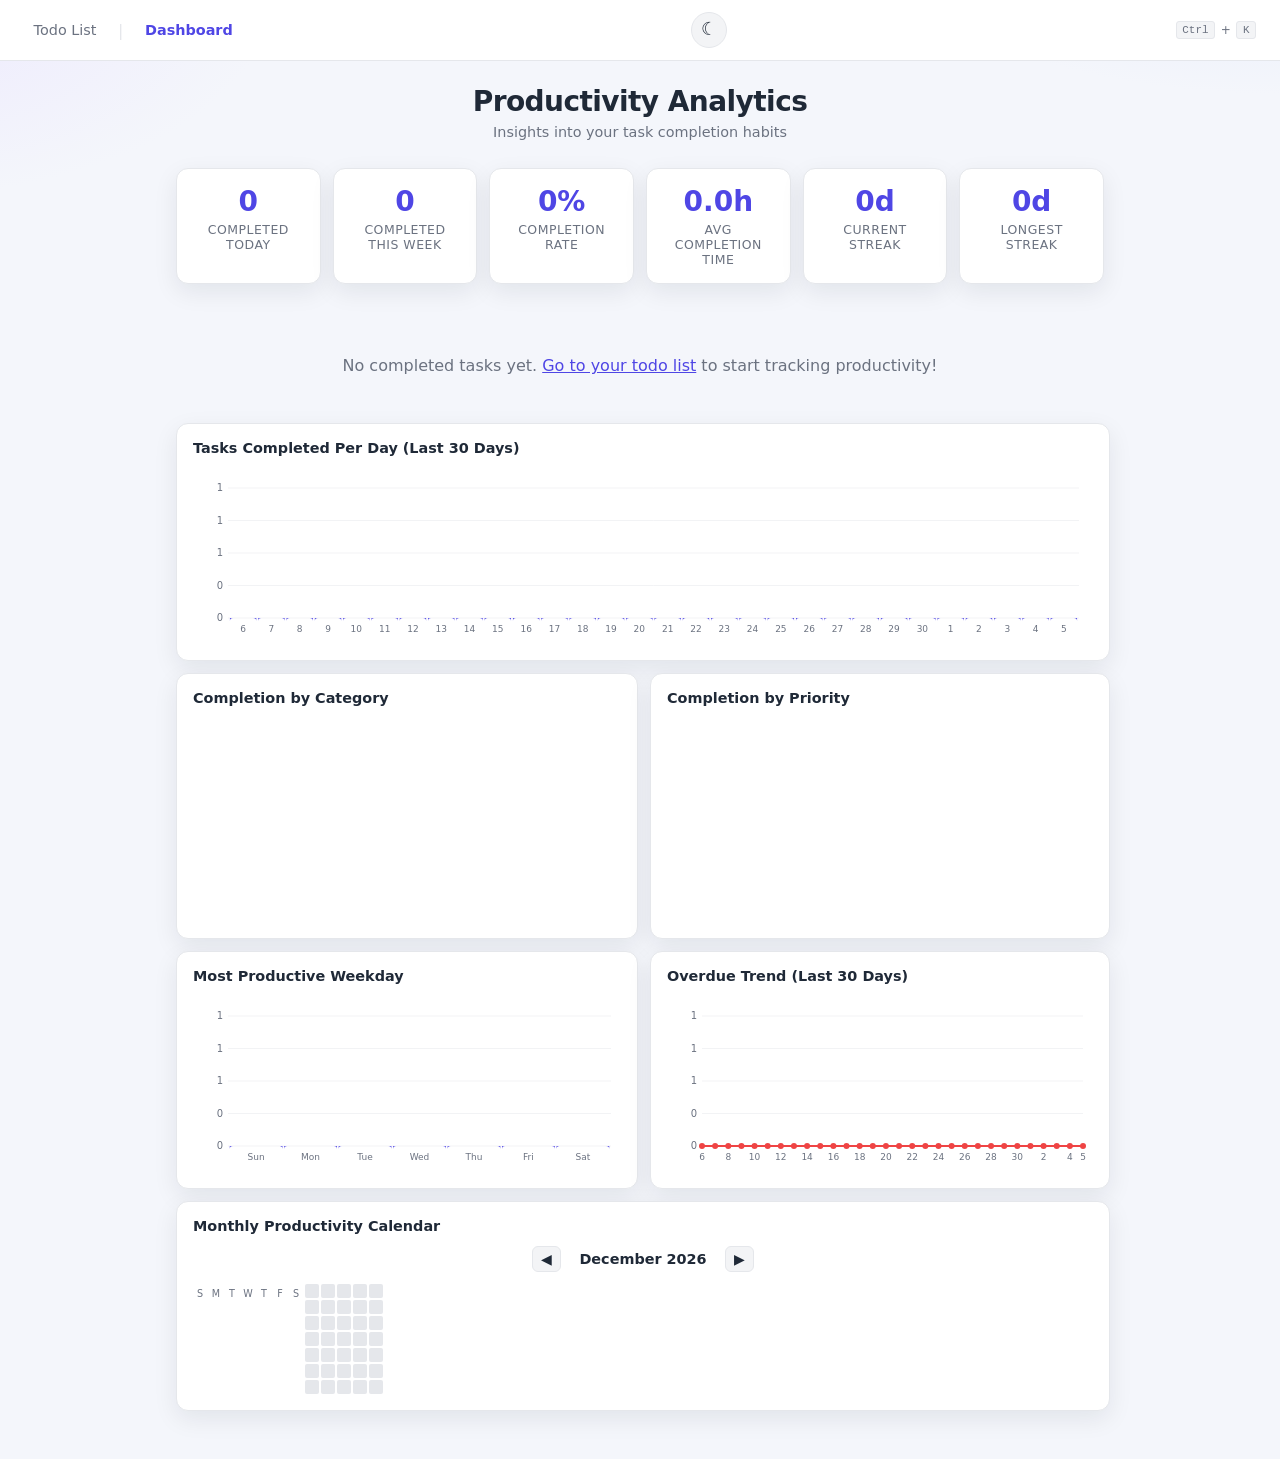
<file: pages/dashboard.html>
<!DOCTYPE html>
<html lang="en">
  <head>
    <meta charset="UTF-8" />
    <meta name="viewport" content="width=device-width, initial-scale=1.0" />
    <title>Productivity Dashboard - Todo App</title>
    <link rel="stylesheet" href="../css/dashboard.css" />
    <script>
      (function () {
        try {
          var saved = localStorage.getItem("todo-app:theme");
          var prefersDark =
            window.matchMedia &&
            window.matchMedia("(prefers-color-scheme: dark)").matches;
          if (saved === "dark" || (!saved && prefersDark)) {
            document.documentElement.setAttribute("data-theme", "dark");
          }
        } catch (e) {}
      })();
    </script>
  </head>
  <body>
    <nav class="nav">
      <a href="index.html" class="nav__link">Todo List</a>
      <span class="nav__separator">|</span>
      <span class="nav__link nav__link--active">Dashboard</span>
      <button id="theme-toggle" class="theme-toggle" type="button" aria-label="Toggle dark mode" aria-pressed="false">
        <span class="theme-toggle__icon theme-toggle__icon--sun" aria-hidden="true">☀</span>
        <span class="theme-toggle__icon theme-toggle__icon--moon" aria-hidden="true">☾</span>
      </button>
      <span class="nav__hint" id="cmd-trigger" title="Open command palette (Ctrl+K)" role="button" tabindex="0">
        <kbd>Ctrl</kbd>+<kbd>K</kbd>
      </span>
    </nav>

    <main class="dashboard">
      <header class="dashboard__header">
        <h1 class="dashboard__title">Productivity Analytics</h1>
        <p class="dashboard__subtitle">Insights into your task completion habits</p>
      </header>

      <section class="stats" aria-label="Productivity statistics">
        <div class="stat-card">
          <span class="stat-card__value" id="stat-today">0</span>
          <span class="stat-card__label">Completed Today</span>
        </div>
        <div class="stat-card">
          <span class="stat-card__value" id="stat-week">0</span>
          <span class="stat-card__label">Completed This Week</span>
        </div>
        <div class="stat-card">
          <span class="stat-card__value" id="stat-rate">0%</span>
          <span class="stat-card__label">Completion Rate</span>
        </div>
        <div class="stat-card">
          <span class="stat-card__value" id="stat-avg-time">0d</span>
          <span class="stat-card__label">Avg Completion Time</span>
        </div>
        <div class="stat-card">
          <span class="stat-card__value" id="stat-streak">0d</span>
          <span class="stat-card__label">Current Streak</span>
        </div>
        <div class="stat-card">
          <span class="stat-card__value" id="stat-longest-streak">0d</span>
          <span class="stat-card__label">Longest Streak</span>
        </div>
      </section>

      <div id="no-data" class="no-data">
        <p>No completed tasks yet. <a href="index.html">Go to your todo list</a> to start tracking productivity!</p>
      </div>

      <section class="charts" aria-label="Analytics charts">
        <div class="chart-card chart-card--wide">
          <h2 class="chart-card__title">Tasks Completed Per Day (Last 30 Days)</h2>
          <canvas id="chart-daily" height="180"></canvas>
        </div>

        <div class="chart-card">
          <h2 class="chart-card__title">Completion by Category</h2>
          <canvas id="chart-category" height="200"></canvas>
          <div id="legend-category" class="chart-legend"></div>
        </div>

        <div class="chart-card">
          <h2 class="chart-card__title">Completion by Priority</h2>
          <canvas id="chart-priority" height="200"></canvas>
          <div id="legend-priority" class="chart-legend"></div>
        </div>

        <div class="chart-card">
          <h2 class="chart-card__title">Most Productive Weekday</h2>
          <canvas id="chart-weekday" height="180"></canvas>
        </div>

        <div class="chart-card">
          <h2 class="chart-card__title">Overdue Trend (Last 30 Days)</h2>
          <canvas id="chart-overdue" height="180"></canvas>
        </div>

        <div class="chart-card chart-card--wide">
          <h2 class="chart-card__title">Monthly Productivity Calendar</h2>
          <div class="heatmap-controls">
            <button id="heatmap-prev" class="heatmap-nav" aria-label="Previous month">◀</button>
            <span id="heatmap-month-label" class="heatmap-month-label"></span>
            <button id="heatmap-next" class="heatmap-nav" aria-label="Next month">▶</button>
          </div>
          <div id="heatmap-container" class="heatmap"></div>
        </div>
      </section>
    </main>

    <div id="command-palette-overlay" class="command-palette-overlay is-hidden" role="dialog" aria-modal="true" aria-label="Command palette">
      <div class="command-palette">
        <div class="command-palette__input-wrap">
          <span class="command-palette__prefix" aria-hidden="true">&gt;</span>
          <input id="command-palette-input" class="command-palette__input" type="text" placeholder="Type a command..." aria-label="Command search" autocomplete="off" />
        </div>
        <ul id="command-palette-list" class="command-palette__list" role="listbox"></ul>
        <div class="command-palette__footer">
          <span class="command-palette__hint"><kbd>&uarr;</kbd><kbd>&darr;</kbd> navigate</span>
          <span class="command-palette__hint"><kbd>&crarr;</kbd> select</span>
          <span class="command-palette__hint"><kbd>esc</kbd> close</span>
        </div>
      </div>
    </div>

    <script src="../js/dashboard.js"></script>
  </body>
</html>
</file>
<file: style.css>
:root {
  --bg: #f4f6fb;
  --card: #ffffff;
  --text: #1f2937;
  --muted: #6b7280;
  --primary: #4f46e5;
  --primary-hover: #4338ca;
  --border: #e5e7eb;
  --danger: #ef4444;
  --success: #10b981;
  --shadow: 0 8px 24px rgba(17, 24, 39, 0.08);
  --glow-1: #e0e7ff;
  --glow-2: #ede9fe;
  --toggle-fg: #1f2937;
  --toggle-bg: #f3f4f6;
}

[data-theme="dark"] {
  --bg: #0f172a;
  --card: #1e293b;
  --text: #e5e7eb;
  --muted: #94a3b8;
  --primary: #818cf8;
  --primary-hover: #6366f1;
  --border: #334155;
  --danger: #f87171;
  --success: #34d399;
  --shadow: 0 8px 24px rgba(0, 0, 0, 0.35);
  --glow-1: #312e81;
  --glow-2: #1e1b4b;
  --toggle-fg: #fbbf24;
  --toggle-bg: #334155;
}

* { box-sizing: border-box; }

body {
  margin: 0;
  min-height: 100vh;
  display: flex;
  flex-direction: column;
  align-items: center;
  padding: 2rem 1rem;
  font-family: system-ui, -apple-system, "Segoe UI", Roboto, sans-serif;
  color: var(--text);
  background:
    radial-gradient(1200px 600px at 100% -10%, var(--glow-1) 0%, transparent 40%),
    radial-gradient(1000px 500px at -10% 0%, var(--glow-2) 0%, transparent 40%),
    var(--bg);
}

.app {
  width: 100%;
  max-width: 520px;
  background: var(--card);
  border-radius: 16px;
  box-shadow: var(--shadow);
  padding: 1.75rem;
}

.app__header { text-align: center; margin-bottom: 1.5rem; }
.app__heading { display: flex; align-items: center; justify-content: center; gap: 0.6rem; }
.app__title { margin: 0; font-size: 1.9rem; letter-spacing: -0.02em; }
.app__subtitle { margin: 0.35rem 0 0; color: var(--muted); font-size: 0.9rem; }

.theme-toggle {
  width: 2.25rem;
  height: 2.25rem;
  display: inline-flex;
  align-items: center;
  justify-content: center;
  padding: 0;
  font-size: 1.1rem;
  line-height: 1;
  color: var(--toggle-fg);
  background: var(--toggle-bg);
  border: 1px solid var(--border);
  border-radius: 50%;
  cursor: pointer;
  transition: background 0.2s, color 0.2s, transform 0.05s;
}
.theme-toggle:hover { transform: translateY(-1px); }
.theme-toggle:active { transform: translateY(0); }
.theme-toggle__icon { display: none; }
:root:not([data-theme="dark"]) .theme-toggle__icon--moon { display: inline; }
[data-theme="dark"] .theme-toggle__icon--sun { display: inline; }

.todo-form {
  display: flex;
  flex-wrap: wrap;
  gap: 0.5rem;
  margin-bottom: 1.25rem;
}
.todo-form__input {
  flex: 1 1 180px;
  padding: 0.7rem 0.85rem;
  font-size: 1rem;
  border: 1px solid var(--border);
  border-radius: 10px;
  outline: none;
  transition: border-color 0.15s, box-shadow 0.15s;
}
.todo-form__select,
.todo-form__date {
  padding: 0.7rem 0.85rem;
  font-size: 0.95rem;
  color: var(--text);
  background: var(--card);
  border: 1px solid var(--border);
  border-radius: 10px;
  outline: none;
  cursor: pointer;
  transition: border-color 0.15s;
}
.todo-form__select:focus,
.todo-form__date:focus { border-color: var(--primary); }
.todo-form__recurrence-custom {
  flex: 0 0 90px;
  cursor: text;
}
.todo-form__recurrence-custom.is-hidden { display: none; }
.todo-form__add {
  padding: 0.7rem 1.1rem;
  font-size: 1rem;
  color: #fff;
  background: var(--primary);
  border: none;
  border-radius: 10px;
  cursor: pointer;
  font-weight: 600;
  transition: background 0.15s, transform 0.05s;
}
.todo-form__add:hover { background: var(--primary-hover); }
.todo-form__add:active { transform: translateY(1px); }

.toolbar {
  display: flex;
  flex-wrap: wrap;
  gap: 0.5rem;
  margin-bottom: 0.75rem;
}
.toolbar__search {
  flex: 1 1 160px;
  display: flex;
  align-items: center;
}
.toolbar__search-input {
  width: 100%;
  padding: 0.6rem 0.85rem;
  font-size: 0.95rem;
  color: var(--text);
  background: var(--card);
  border: 1px solid var(--border);
  border-radius: 10px;
  outline: none;
  transition: border-color 0.15s, box-shadow 0.15s;
}
.toolbar__search-input:focus { border-color: var(--primary); box-shadow: 0 0 0 3px rgba(79, 70, 229, 0.15); }
.toolbar__controls { display: flex; flex-wrap: wrap; gap: 0.4rem; }
.toolbar__field { display: inline-flex; flex-direction: column; gap: 0.15rem; }
.toolbar__label { font-size: 0.7rem; color: var(--muted); padding-left: 0.1rem; }
.toolbar__select {
  padding: 0.45rem 0.6rem;
  font-size: 0.85rem;
  color: var(--text);
  background: var(--card);
  border: 1px solid var(--border);
  border-radius: 8px;
  outline: none;
  cursor: pointer;
  transition: border-color 0.15s;
}
.toolbar__select:focus { border-color: var(--primary); }

.filters {
  display: flex;
  gap: 0.4rem;
  margin-bottom: 1rem;
  justify-content: center;
}
.filters__btn {
  padding: 0.4rem 0.85rem;
  font-size: 0.85rem;
  color: var(--muted);
  background: transparent;
  border: 1px solid var(--border);
  border-radius: 999px;
  cursor: pointer;
  transition: all 0.15s;
}
.filters__btn:hover { color: var(--text); border-color: #cbd5e1; }
.filters__btn.is-active {
  color: #fff;
  background: var(--primary);
  border-color: var(--primary);
}

.todo-list { list-style: none; margin: 0; padding: 0; }
.todo-list.drag-over .todo-item {
  transition: transform 0.15s ease, opacity 0.15s ease;
}
.todo-item.dragging {
  opacity: 0.4;
  transform: scale(0.98);
}
.todo-item.drag-above {
  border-top: 2px solid var(--primary);
  margin-top: -1px;
}
.todo-item.drag-below {
  border-bottom: 2px solid var(--primary);
  margin-bottom: -1px;
}
.todo-item__drag-handle {
  display: inline-flex;
  align-items: center;
  justify-content: center;
  font-size: 1.1rem;
  color: var(--muted);
  cursor: grab;
  padding: 0.15rem 0.3rem;
  border-radius: 4px;
  user-select: none;
  flex-shrink: 0;
  transition: color 0.15s, background 0.15s;
}
.todo-item__drag-handle:hover {
  color: var(--text);
  background: rgba(107, 114, 128, 0.12);
}
.todo-item__drag-handle:active {
  cursor: grabbing;
}
.todo-item {
  display: flex;
  flex-direction: column;
  gap: 0.4rem;
  padding: 0.7rem 0.25rem;
  border-bottom: 1px solid var(--border);
  animation: appear 0.18s ease;
}
@keyframes appear { from { opacity: 0; transform: translateY(4px); } to { opacity: 1; transform: none; } }
.todo-item__label { display: flex; align-items: center; gap: 0.65rem; flex: 1; cursor: pointer; min-width: 0; flex-wrap: wrap; }
.todo-item__main { display: flex; align-items: center; justify-content: space-between; gap: 0.75rem; }
.todo-item__actions { display: flex; align-items: center; gap: 0.15rem; flex-shrink: 0; }
.todo-item__icon-btn {
  font-size: 1rem;
  line-height: 1;
  color: var(--muted);
  background: transparent;
  border: none;
  border-radius: 8px;
  cursor: pointer;
  padding: 0.15rem 0.4rem;
  transition: color 0.15s, background 0.15s;
}
.todo-item__icon-btn:hover { color: var(--text); background: rgba(107, 114, 128, 0.12); }
.todo-item__icon-btn.todo-item__delete:hover { color: var(--danger); background: rgba(239, 68, 68, 0.08); }
.todo-item__star.is-active { color: #f5b400; }
.todo-item__star.is-active:hover { color: #d99a00; background: rgba(245, 180, 0, 0.12); }
.todo-item__pin.is-active { color: var(--primary); }
.todo-item__pin.is-active:hover { color: var(--primary-hover); background: rgba(79, 70, 229, 0.12); }
.todo-item__checkbox { width: 1.15rem; height: 1.15rem; accent-color: var(--primary); cursor: pointer; flex-shrink: 0; }
.todo-item__text {
  font-size: 1rem;
  word-break: break-word;
  transition: color 0.15s, text-decoration-color 0.15s;
}
.todo-item__meta { display: inline-flex; gap: 0.35rem; align-items: center; flex-basis: 100%; padding-left: 1.8rem; }
.todo-item__badge {
  font-size: 0.7rem;
  font-weight: 600;
  text-transform: uppercase;
  letter-spacing: 0.04em;
  padding: 0.12rem 0.45rem;
  border-radius: 999px;
  border: 1px solid var(--border);
  color: var(--muted);
  white-space: nowrap;
}
.todo-item__badge--priority.is-high { color: var(--danger); border-color: var(--danger); }
.todo-item__badge--priority.is-medium { color: var(--primary); border-color: var(--primary); }
.todo-item__badge--priority.is-low { color: var(--success); border-color: var(--success); }
.todo-item__badge--due.is-overdue { color: #fff; background: var(--danger); border-color: var(--danger); }
.todo-item__badge--recurrence {
  color: var(--primary);
  border-color: var(--primary);
  text-transform: none;
  letter-spacing: 0;
}
[data-theme="dark"] .todo-item__badge--recurrence { color: var(--primary); border-color: var(--primary); }
.todo-item__badge--color { text-transform: none; letter-spacing: 0; }
.todo-item__badge--color.is-red { color: #b91c1c; border-color: #fca5a5; background: #fef2f2; }
.todo-item__badge--color.is-green { color: #15803d; border-color: #86efac; background: #f0fdf4; }
.todo-item__badge--color.is-blue { color: #1d4ed8; border-color: #93c5fd; background: #eff6ff; }
.todo-item__badge--color.is-yellow { color: #a16207; border-color: #fde047; background: #fefce8; }
.todo-item__badge--color.is-purple { color: #7e22ce; border-color: #d8b4fe; background: #faf5ff; }
[data-theme="dark"] .todo-item__badge--color.is-red { color: #fca5a5; border-color: #7f1d1d; background: #2a1414; }
[data-theme="dark"] .todo-item__badge--color.is-green { color: #86efac; border-color: #14532d; background: #11231a; }
[data-theme="dark"] .todo-item__badge--color.is-blue { color: #93c5fd; border-color: #1e3a8a; background: #131e33; }
[data-theme="dark"] .todo-item__badge--color.is-yellow { color: #fde047; border-color: #713f12; background: #261f0a; }
[data-theme="dark"] .todo-item__badge--color.is-purple { color: #d8b4fe; border-color: #581c87; background: #1f1429; }
.todo-item__edit-color {
  padding: 0.6rem 0.85rem;
  font-size: 0.95rem;
  color: var(--text);
  background: var(--card);
  border: 1px solid var(--border);
  border-radius: 10px;
  outline: none;
  cursor: pointer;
}
.todo-item__edit-recurrence {
  padding: 0.6rem 0.85rem;
  font-size: 0.95rem;
  color: var(--text);
  background: var(--card);
  border: 1px solid var(--border);
  border-radius: 10px;
  outline: none;
  cursor: pointer;
}
.todo-item__edit-recurrence-custom {
  width: 90px;
  padding: 0.6rem 0.85rem;
  font-size: 0.95rem;
  color: var(--text);
  background: var(--card);
  border: 1px solid var(--border);
  border-radius: 10px;
  outline: none;
}
.todo-item.is-completed .todo-item__text { color: var(--muted); text-decoration: line-through; }
.todo-item.is-overdue {
  padding-left: 0.6rem;
  border-left: 3px solid var(--danger);
  margin-left: -0.35rem;
}
.todo-item.is-overdue .todo-item__text { color: var(--danger); font-weight: 600; }
.todo-item.is-overdue.is-completed .todo-item__text { color: var(--muted); font-weight: 400; }
.todo-item.is-pinned {
  padding-left: 0.6rem;
  border-left: 3px solid var(--primary);
  margin-left: -0.35rem;
  background: rgba(79, 70, 229, 0.04);
}
.todo-item.is-pinned.is-overdue { border-left: 3px solid var(--danger); }
.todo-item.is-favorite .todo-item__text { font-weight: 600; }
.todo-item__delete {
  font-size: 1.4rem;
  line-height: 1;
  padding: 0.1rem 0.45rem;
}

.todo-item__meta {
  display: flex;
  flex-wrap: wrap;
  gap: 0.5rem 1rem;
  font-size: 0.72rem;
  color: var(--muted);
  padding-left: 2rem;
}
.todo-item__completed { color: var(--success); }

.todo-item__notes {
  margin: 0;
  padding: 0.5rem 0.75rem 0.5rem 2rem;
  font-size: 0.85rem;
  color: var(--text);
  white-space: pre-wrap;
  word-break: break-word;
  background: var(--toggle-bg);
  border-radius: 8px;
  border-left: 3px solid var(--primary);
}

.todo-item__edit { display: none; flex-direction: column; gap: 0.4rem; }
.todo-item.is-editing .todo-item__main,
.todo-item.is-editing .todo-item__meta,
.todo-item.is-editing .todo-item__notes { display: none; }
.todo-item.is-editing .todo-item__edit { display: flex; }
.todo-item__edit-input {
  width: 100%;
  padding: 0.5rem 0.6rem;
  font-size: 1rem;
  border: 1px solid var(--border);
  border-radius: 8px;
  outline: none;
  background: var(--card);
  color: var(--text);
}
.todo-item__edit-input:focus { border-color: var(--primary); box-shadow: 0 0 0 3px rgba(79, 70, 229, 0.15); }
.todo-item__edit-notes {
  width: 100%;
  padding: 0.5rem 0.6rem;
  font-size: 0.9rem;
  font-family: inherit;
  border: 1px solid var(--border);
  border-radius: 8px;
  outline: none;
  resize: vertical;
  background: var(--card);
  color: var(--text);
}
.todo-item__edit-actions { display: flex; gap: 0.4rem; }
.todo-item__save {
  padding: 0.4rem 0.85rem;
  font-size: 0.85rem;
  color: #fff;
  background: var(--primary);
  border: none;
  border-radius: 8px;
  cursor: pointer;
  font-weight: 600;
}
.todo-item__save:hover { background: var(--primary-hover); }
.todo-item__cancel {
  padding: 0.4rem 0.85rem;
  font-size: 0.85rem;
  color: var(--text);
  background: var(--toggle-bg);
  border: 1px solid var(--border);
  border-radius: 8px;
  cursor: pointer;
}

.empty-state { text-align: center; color: var(--muted); padding: 1.25rem 0 0.5rem; font-size: 0.95rem; }
.empty-state.is-hidden, .is-hidden { display: none; }

.app__footer {
  display: flex;
  align-items: center;
  justify-content: space-between;
  margin-top: 1.25rem;
  padding-top: 1rem;
  border-top: 1px solid var(--border);
  font-size: 0.85rem;
  color: var(--muted);
}
.app__clear {
  color: var(--muted);
  background: transparent;
  border: none;
  cursor: pointer;
  text-decoration: underline;
  font-size: 0.85rem;
  padding: 0.25rem 0;
}
.app__clear:hover:not(:disabled) { color: var(--danger); }
.app__clear:disabled { opacity: 0.4; cursor: default; text-decoration: none; }

.progress {
  margin-top: 1.25rem;
  padding: 0.9rem 1rem;
  background: var(--toggle-bg);
  border: 1px solid var(--border);
  border-radius: 12px;
}
.progress__header {
  display: flex;
  align-items: center;
  justify-content: space-between;
  margin-bottom: 0.5rem;
  font-size: 0.85rem;
  color: var(--muted);
}
.progress__text { font-weight: 600; color: var(--text); }
.progress__percent { font-variant-numeric: tabular-nums; font-weight: 600; color: var(--primary); }
.progress__track {
  width: 100%;
  height: 0.65rem;
  background: var(--border);
  border-radius: 999px;
  overflow: hidden;
}
.progress__fill {
  height: 100%;
  width: 0%;
  border-radius: 999px;
  background: linear-gradient(90deg, var(--primary), var(--success));
  transition: width 0.3s ease;
}

.nav {
  width: 100%;
  max-width: 520px;
  display: flex;
  align-items: center;
  gap: 0.75rem;
  padding: 0.6rem 1rem;
  margin: 0 auto 0.75rem;
  background: var(--card);
  border: 1px solid var(--border);
  border-radius: 12px;
}
.nav__link {
  font-size: 0.9rem;
  color: var(--muted);
  text-decoration: none;
  padding: 0.3rem 0.6rem;
  border-radius: 6px;
  transition: color 0.15s, background 0.15s;
}
.nav__link:hover { color: var(--text); background: var(--toggle-bg); }
.nav__link--active { color: var(--primary); font-weight: 600; }
.nav__separator { color: var(--border); }

@media (max-width: 480px) {
  .app { padding: 1.25rem; border-radius: 12px; }
  body { padding: 1rem; align-items: stretch; }
  .nav { max-width: 100%; }
}

.notification-btn {
  display: inline-flex;
  align-items: center;
  gap: 0.35rem;
  padding: 0.35rem 0.7rem;
  font-size: 0.75rem;
  font-weight: 500;
  color: var(--text);
  background: var(--toggle-bg);
  border: 1px solid var(--border);
  border-radius: 20px;
  cursor: pointer;
  transition: background 0.15s, border-color 0.15s, color 0.15s;
  white-space: nowrap;
}
.notification-btn:hover { border-color: var(--primary); }
.notification-btn.is-granted {
  color: var(--success);
  border-color: var(--success);
  background: rgba(16, 185, 129, 0.08);
}
.notification-btn.is-denied {
  color: var(--danger);
  border-color: var(--danger);
  background: rgba(239, 68, 68, 0.08);
  cursor: default;
}
.notification-btn__icon { font-size: 0.9rem; line-height: 1; }

.todo-form__reminders {
  flex: 1 1 100%;
  padding: 0.6rem 0;
  border-top: 1px solid var(--border);
}
.reminder-checkboxes {
  display: flex;
  flex-wrap: wrap;
  gap: 0.4rem 0.85rem;
  margin-top: 0.3rem;
}
.reminder-checkbox {
  display: inline-flex;
  align-items: center;
  gap: 0.25rem;
  font-size: 0.8rem;
  color: var(--text);
  cursor: pointer;
}
.reminder-checkbox input[type="checkbox"] {
  accent-color: var(--primary);
}
.todo-form__reminder-custom {
  width: 60px;
  padding: 0.25rem 0.4rem;
  font-size: 0.8rem;
  border: 1px solid var(--border);
  border-radius: 6px;
  outline: none;
  background: var(--card);
  color: var(--text);
}

.todo-item__badge--reminder {
  color: var(--primary);
  border-color: var(--primary);
}
.todo-item__badge--reminder.is-snoozed {
  color: var(--muted);
  border-color: var(--border);
  font-style: italic;
}

.todo-item__edit-reminders {
  padding: 0.5rem 0;
  border-top: 1px solid var(--border);
}
.todo-item__edit-reminder-custom {
  width: 60px;
  padding: 0.25rem 0.4rem;
  font-size: 0.8rem;
  border: 1px solid var(--border);
  border-radius: 6px;
  outline: none;
  background: var(--card);
  color: var(--text);
}

.todo-item__snooze-wrap { position: relative; display: inline-flex; }
.todo-item__snooze-dropdown {
  position: absolute;
  top: 100%;
  right: 0;
  z-index: 10;
  min-width: 140px;
  background: var(--card);
  border: 1px solid var(--border);
  border-radius: 8px;
  box-shadow: 0 4px 12px rgba(0, 0, 0, 0.12);
  padding: 0.3rem 0;
}
.todo-item__snooze-option {
  display: block;
  width: 100%;
  padding: 0.4rem 0.75rem;
  font-size: 0.8rem;
  text-align: left;
  color: var(--text);
  background: none;
  border: none;
  cursor: pointer;
  white-space: nowrap;
}
.todo-item__snooze-option:hover {
  background: var(--toggle-bg);
}
[data-theme="dark"] .todo-item__snooze-dropdown {
  box-shadow: 0 4px 12px rgba(0, 0, 0, 0.5);
}

.todo-item__subtask-toggle {
  display: inline-flex;
  align-items: center;
  gap: 0.3rem;
  padding: 0.25rem 0.5rem;
  margin-left: 1.8rem;
  font-size: 0.8rem;
  color: var(--muted);
  background: transparent;
  border: 1px solid var(--border);
  border-radius: 6px;
  cursor: pointer;
  transition: color 0.15s, background 0.15s, border-color 0.15s;
}
.todo-item__subtask-toggle:hover { color: var(--text); border-color: var(--primary); }
.todo-item.is-editing .todo-item__subtask-toggle { display: none; }
.subtask-toggle__icon { font-size: 0.7rem; transition: transform 0.2s; }
.todo-item__subtask-toggle.is-expanded .subtask-toggle__icon { transform: rotate(90deg); }

.todo-item__subtasks {
  margin-left: 1.8rem;
  padding: 0.4rem 0 0.2rem;
  display: flex;
  flex-direction: column;
  gap: 0.3rem;
}
.todo-item__subtasks[data-expanded="false"],
.todo-item.is-editing .todo-item__subtasks { display: none; }

.subtask-progress {
  display: flex;
  flex-direction: column;
  gap: 0.25rem;
}
.subtask-progress__text {
  font-size: 0.75rem;
  color: var(--muted);
  font-weight: 500;
}
.subtask-progress__track {
  width: 100%;
  height: 0.4rem;
  background: var(--border);
  border-radius: 999px;
  overflow: hidden;
}
.subtask-progress__fill {
  height: 100%;
  width: 0%;
  border-radius: 999px;
  background: var(--success);
  transition: width 0.3s ease;
}

.todo-item__subtask-list {
  list-style: none;
  margin: 0;
  padding: 0;
  display: flex;
  flex-direction: column;
  gap: 0.15rem;
}

.subtask-item {
  display: flex;
  align-items: center;
  gap: 0.5rem;
  padding: 0.2rem 0.4rem;
  border-radius: 6px;
  transition: background 0.15s;
}
.subtask-item:hover { background: var(--toggle-bg); }
.subtask-item__label {
  display: flex;
  align-items: center;
  gap: 0.4rem;
  flex: 1;
  cursor: pointer;
}
.subtask-item__checkbox {
  width: 0.9rem;
  height: 0.9rem;
  accent-color: var(--primary);
  cursor: pointer;
  flex-shrink: 0;
}
.subtask-item__text {
  flex: 1;
  font-size: 0.85rem;
  color: var(--text);
  min-width: 0;
}
.subtask-item.is-completed .subtask-item__text {
  text-decoration: line-through;
  color: var(--muted);
}
.subtask-item__delete {
  font-size: 0.85rem;
  color: var(--muted);
  background: none;
  border: none;
  cursor: pointer;
  padding: 0 0.2rem;
  border-radius: 4px;
  transition: color 0.15s;
  line-height: 1;
}
.subtask-item__delete:hover { color: var(--danger); }

.todo-item__subtask-add {
  display: flex;
  gap: 0.35rem;
  align-items: center;
}
.todo-item__subtask-input {
  flex: 1;
  padding: 0.3rem 0.5rem;
  font-size: 0.8rem;
  border: 1px solid var(--border);
  border-radius: 6px;
  outline: none;
  background: var(--card);
  color: var(--text);
}
.todo-item__subtask-input:focus { border-color: var(--primary); }
.todo-item__subtask-add-btn {
  width: 1.5rem;
  height: 1.5rem;
  display: flex;
  align-items: center;
  justify-content: center;
  font-size: 0.9rem;
  font-weight: 700;
  color: var(--primary);
  background: var(--toggle-bg);
  border: 1px solid var(--border);
  border-radius: 50%;
  cursor: pointer;
  transition: background 0.15s;
  flex-shrink: 0;
  padding: 0;
  line-height: 1;
}
.todo-item__subtask-add-btn:hover { background: var(--border); }

.todo-item__dependencies {
  margin-left: 1.8rem;
  padding: 0.35rem 0 0.1rem;
  display: flex;
  flex-wrap: wrap;
  gap: 0.3rem;
  align-items: center;
}
.todo-item.is-editing .todo-item__dependencies { display: none !important; }
.dep-badge {
  display: inline-flex;
  align-items: center;
  gap: 0.25rem;
  font-size: 0.7rem;
  font-weight: 600;
  padding: 0.15rem 0.5rem;
  border-radius: 999px;
  border: 1px solid var(--border);
  color: var(--muted);
  white-space: nowrap;
}
.dep-badge--met {
  color: var(--success);
  border-color: var(--success);
}
.dep-badge--blocked {
  color: var(--danger);
  border-color: var(--danger);
}
.dep-badge__icon { font-size: 0.65rem; }
.dep-label {
  font-size: 0.7rem;
  color: var(--muted);
  font-weight: 500;
}

.todo-item__edit-dep-label {
  display: flex;
  flex-direction: column;
  gap: 0.15rem;
}
.todo-item__edit-depends {
  width: 100%;
  min-height: 3rem;
  padding: 0.3rem;
  font-size: 0.8rem;
  border: 1px solid var(--border);
  border-radius: 6px;
  outline: none;
  background: var(--card);
  color: var(--text);
}
.todo-item__edit-depends:focus { border-color: var(--primary); }
.todo-item__badge--blocked {
  color: var(--danger);
  border-color: var(--danger);
  text-transform: none;
  letter-spacing: 0;
}

.todo-item__has-subtasks > .todo-item__main .todo-item__text::after {
  content: " ▾";
  font-size: 0.7rem;
  color: var(--muted);
}

.nav__hint {
  margin-left: auto;
  font-size: 0.75rem;
  color: var(--muted);
  display: flex;
  align-items: center;
  gap: 0.35rem;
  cursor: pointer;
  transition: color 0.15s;
}
.nav__hint:hover { color: var(--text); }
.nav__hint kbd {
  font-family: monospace;
  font-size: 0.68rem;
  padding: 0.1rem 0.35rem;
  border: 1px solid var(--border);
  border-radius: 3px;
  background: var(--toggle-bg);
  color: var(--muted);
}

.command-palette-overlay {
  position: fixed;
  inset: 0;
  z-index: 9999;
  display: flex;
  align-items: flex-start;
  justify-content: center;
  padding-top: 15vh;
  background: rgba(0, 0, 0, 0.5);
  backdrop-filter: blur(4px);
}
.command-palette-overlay.is-hidden {
  display: none;
}

.command-palette {
  width: 100%;
  max-width: 480px;
  background: var(--card);
  border: 1px solid var(--border);
  border-radius: 12px;
  box-shadow: 0 16px 48px rgba(0, 0, 0, 0.2);
  overflow: hidden;
  animation: cmdFadeIn 0.12s ease-out;
}

@keyframes cmdFadeIn {
  from { opacity: 0; transform: translateY(-8px) scale(0.98); }
  to { opacity: 1; transform: translateY(0) scale(1); }
}

.command-palette__input-wrap {
  display: flex;
  align-items: center;
  padding: 0.75rem 1rem;
  border-bottom: 1px solid var(--border);
  gap: 0.5rem;
}

.command-palette__prefix {
  color: var(--primary);
  font-size: 1.1rem;
  font-weight: 700;
  user-select: none;
}

.command-palette__input {
  flex: 1;
  border: none;
  outline: none;
  background: transparent;
  font-size: 1rem;
  color: var(--text);
  font-family: inherit;
}
.command-palette__input::placeholder {
  color: var(--muted);
}

.command-palette__list {
  list-style: none;
  margin: 0;
  padding: 0.35rem 0;
  max-height: 280px;
  overflow-y: auto;
}

.command-palette__item {
  display: flex;
  align-items: center;
  gap: 0.6rem;
  padding: 0.55rem 1rem;
  cursor: pointer;
  font-size: 0.92rem;
  color: var(--text);
  transition: background 0.08s;
}
.command-palette__item:hover,
.command-palette__item.is-active {
  background: var(--toggle-bg);
}
.command-palette__item-icon {
  width: 1.5rem;
  text-align: center;
  font-size: 0.95rem;
  flex-shrink: 0;
}
.command-palette__item-label {
  flex: 1;
}
.command-palette__item-shortcut {
  font-size: 0.72rem;
  color: var(--muted);
  background: var(--toggle-bg);
  border: 1px solid var(--border);
  border-radius: 4px;
  padding: 0.1rem 0.4rem;
  white-space: nowrap;
}

.command-palette__footer {
  display: flex;
  gap: 1rem;
  padding: 0.45rem 1rem;
  border-top: 1px solid var(--border);
  background: var(--toggle-bg);
}
.command-palette__hint {
  font-size: 0.7rem;
  color: var(--muted);
  display: flex;
  align-items: center;
  gap: 0.25rem;
}
.command-palette__hint kbd {
  display: inline-block;
  font-size: 0.65rem;
  font-family: inherit;
  background: var(--card);
  border: 1px solid var(--border);
  border-radius: 3px;
  padding: 0.05rem 0.3rem;
  line-height: 1.4;
}

.command-palette__empty {
  padding: 1.5rem 1rem;
  text-align: center;
  color: var(--muted);
  font-size: 0.88rem;
}
</file>
<file: css/style.css>
:root {
  --bg: #f4f6fb;
  --card: #ffffff;
  --text: #1f2937;
  --muted: #6b7280;
  --primary: #4f46e5;
  --primary-hover: #4338ca;
  --border: #e5e7eb;
  --danger: #ef4444;
  --success: #10b981;
  --shadow: 0 8px 24px rgba(17, 24, 39, 0.08);
  --glow-1: #e0e7ff;
  --glow-2: #ede9fe;
  --toggle-fg: #1f2937;
  --toggle-bg: #f3f4f6;
}

[data-theme="dark"] {
  --bg: #0f172a;
  --card: #1e293b;
  --text: #e5e7eb;
  --muted: #94a3b8;
  --primary: #818cf8;
  --primary-hover: #6366f1;
  --border: #334155;
  --danger: #f87171;
  --success: #34d399;
  --shadow: 0 8px 24px rgba(0, 0, 0, 0.35);
  --glow-1: #312e81;
  --glow-2: #1e1b4b;
  --toggle-fg: #fbbf24;
  --toggle-bg: #334155;
}

* { box-sizing: border-box; }

body {
  margin: 0;
  min-height: 100vh;
  display: flex;
  flex-direction: column;
  align-items: center;
  padding: 2rem 1rem;
  font-family: system-ui, -apple-system, "Segoe UI", Roboto, sans-serif;
  color: var(--text);
  background:
    radial-gradient(1200px 600px at 100% -10%, var(--glow-1) 0%, transparent 40%),
    radial-gradient(1000px 500px at -10% 0%, var(--glow-2) 0%, transparent 40%),
    var(--bg);
}

.app {
  width: 100%;
  max-width: 520px;
  background: var(--card);
  border-radius: 16px;
  box-shadow: var(--shadow);
  padding: 1.75rem;
}

.app__header { text-align: center; margin-bottom: 1.5rem; }
.app__heading { display: flex; align-items: center; justify-content: center; gap: 0.6rem; }
.app__title { margin: 0; font-size: 1.9rem; letter-spacing: -0.02em; }
.app__subtitle { margin: 0.35rem 0 0; color: var(--muted); font-size: 0.9rem; }

.theme-toggle {
  width: 2.25rem;
  height: 2.25rem;
  display: inline-flex;
  align-items: center;
  justify-content: center;
  padding: 0;
  font-size: 1.1rem;
  line-height: 1;
  color: var(--toggle-fg);
  background: var(--toggle-bg);
  border: 1px solid var(--border);
  border-radius: 50%;
  cursor: pointer;
  transition: background 0.2s, color 0.2s, transform 0.05s;
}
.theme-toggle:hover { transform: translateY(-1px); }
.theme-toggle:active { transform: translateY(0); }
.theme-toggle__icon { display: none; }
:root:not([data-theme="dark"]) .theme-toggle__icon--moon { display: inline; }
[data-theme="dark"] .theme-toggle__icon--sun { display: inline; }

.todo-form {
  display: flex;
  flex-wrap: wrap;
  gap: 0.5rem;
  margin-bottom: 1.25rem;
}
.todo-form__input {
  flex: 1 1 180px;
  padding: 0.7rem 0.85rem;
  font-size: 1rem;
  border: 1px solid var(--border);
  border-radius: 10px;
  outline: none;
  transition: border-color 0.15s, box-shadow 0.15s;
}
.todo-form__select,
.todo-form__date {
  padding: 0.7rem 0.85rem;
  font-size: 0.95rem;
  color: var(--text);
  background: var(--card);
  border: 1px solid var(--border);
  border-radius: 10px;
  outline: none;
  cursor: pointer;
  transition: border-color 0.15s;
}
.todo-form__select:focus,
.todo-form__date:focus { border-color: var(--primary); }
.todo-form__recurrence-custom {
  flex: 0 0 90px;
  cursor: text;
}
.todo-form__recurrence-custom.is-hidden { display: none; }
.todo-form__add {
  padding: 0.7rem 1.1rem;
  font-size: 1rem;
  color: #fff;
  background: var(--primary);
  border: none;
  border-radius: 10px;
  cursor: pointer;
  font-weight: 600;
  transition: background 0.15s, transform 0.05s;
}
.todo-form__add:hover { background: var(--primary-hover); }
.todo-form__add:active { transform: translateY(1px); }

.toolbar {
  display: flex;
  flex-wrap: wrap;
  gap: 0.5rem;
  margin-bottom: 0.75rem;
}
.toolbar__search {
  flex: 1 1 160px;
  display: flex;
  align-items: center;
}
.toolbar__search-input {
  width: 100%;
  padding: 0.6rem 0.85rem;
  font-size: 0.95rem;
  color: var(--text);
  background: var(--card);
  border: 1px solid var(--border);
  border-radius: 10px;
  outline: none;
  transition: border-color 0.15s, box-shadow 0.15s;
}
.toolbar__search-input:focus { border-color: var(--primary); box-shadow: 0 0 0 3px rgba(79, 70, 229, 0.15); }
.toolbar__controls { display: flex; flex-wrap: wrap; gap: 0.4rem; }
.toolbar__field { display: inline-flex; flex-direction: column; gap: 0.15rem; }
.toolbar__label { font-size: 0.7rem; color: var(--muted); padding-left: 0.1rem; }
.toolbar__select {
  padding: 0.45rem 0.6rem;
  font-size: 0.85rem;
  color: var(--text);
  background: var(--card);
  border: 1px solid var(--border);
  border-radius: 8px;
  outline: none;
  cursor: pointer;
  transition: border-color 0.15s;
}
.toolbar__select:focus { border-color: var(--primary); }
.toolbar__random-btn {
  align-self: flex-end;
  display: inline-flex;
  align-items: center;
  gap: 0.35rem;
  padding: 0.45rem 0.7rem;
  font-size: 0.85rem;
  font-weight: 600;
  color: var(--primary);
  background: rgba(79, 70, 229, 0.08);
  border: 1px solid var(--primary);
  border-radius: 8px;
  cursor: pointer;
  transition: background 0.15s, color 0.15s, transform 0.05s;
}
.toolbar__random-btn:hover { background: var(--primary); color: #fff; }
.toolbar__random-btn:active { transform: translateY(1px); }

.toolbar__io {
  align-self: flex-end;
  display: inline-flex;
  align-items: center;
  gap: 0.4rem;
}
.toolbar__io-btn {
  display: inline-flex;
  align-items: center;
  gap: 0.35rem;
  padding: 0.45rem 0.7rem;
  font-size: 0.85rem;
  font-weight: 600;
  color: var(--text);
  background: var(--toggle-bg);
  border: 1px solid var(--border);
  border-radius: 8px;
  cursor: pointer;
  transition: background 0.15s, border-color 0.15s, color 0.15s, transform 0.05s;
}
.toolbar__io-btn:hover { border-color: var(--primary); color: var(--primary); }
.toolbar__io-btn:active { transform: translateY(1px); }
.toolbar__io-icon { font-size: 0.95rem; line-height: 1; }
.toolbar__io-file {
  display: none;
}

.filters {
  display: flex;
  gap: 0.4rem;
  margin-bottom: 1rem;
  justify-content: center;
}
.filters__btn {
  padding: 0.4rem 0.85rem;
  font-size: 0.85rem;
  color: var(--muted);
  background: transparent;
  border: 1px solid var(--border);
  border-radius: 999px;
  cursor: pointer;
  transition: all 0.15s;
}
.filters__btn:hover { color: var(--text); border-color: #cbd5e1; }
.filters__btn.is-active {
  color: #fff;
  background: var(--primary);
  border-color: var(--primary);
}

.todo-list { list-style: none; margin: 0; padding: 0; }
.todo-list.drag-over .todo-item {
  transition: transform 0.15s ease, opacity 0.15s ease;
}
.todo-item.dragging {
  opacity: 0.4;
  transform: scale(0.98);
}
.todo-item.drag-above {
  border-top: 2px solid var(--primary);
  margin-top: -1px;
}
.todo-item.drag-below {
  border-bottom: 2px solid var(--primary);
  margin-bottom: -1px;
}
.todo-item__drag-handle {
  display: inline-flex;
  align-items: center;
  justify-content: center;
  font-size: 1.1rem;
  color: var(--muted);
  cursor: grab;
  padding: 0.15rem 0.3rem;
  border-radius: 4px;
  user-select: none;
  flex-shrink: 0;
  transition: color 0.15s, background 0.15s;
}
.todo-item__drag-handle:hover {
  color: var(--text);
  background: rgba(107, 114, 128, 0.12);
}
.todo-item__drag-handle:active {
  cursor: grabbing;
}
.todo-item {
  display: flex;
  flex-direction: column;
  gap: 0.4rem;
  padding: 0.7rem 0.25rem;
  border-bottom: 1px solid var(--border);
  animation: appear 0.18s ease;
}
@keyframes appear { from { opacity: 0; transform: translateY(4px); } to { opacity: 1; transform: none; } }
.todo-item__label { display: flex; align-items: center; gap: 0.65rem; flex: 1; cursor: pointer; min-width: 0; flex-wrap: wrap; }
.todo-item__main { display: flex; align-items: center; justify-content: space-between; gap: 0.75rem; }
.todo-item__actions { display: flex; align-items: center; gap: 0.15rem; flex-shrink: 0; }
.todo-item__icon-btn {
  font-size: 1rem;
  line-height: 1;
  color: var(--muted);
  background: transparent;
  border: none;
  border-radius: 8px;
  cursor: pointer;
  padding: 0.15rem 0.4rem;
  transition: color 0.15s, background 0.15s;
}
.todo-item__icon-btn:hover { color: var(--text); background: rgba(107, 114, 128, 0.12); }
.todo-item__icon-btn.todo-item__delete:hover { color: var(--danger); background: rgba(239, 68, 68, 0.08); }
.todo-item__star.is-active { color: #f5b400; }
.todo-item__star.is-active:hover { color: #d99a00; background: rgba(245, 180, 0, 0.12); }
.todo-item__pin.is-active { color: var(--primary); }
.todo-item__pin.is-active:hover { color: var(--primary-hover); background: rgba(79, 70, 229, 0.12); }
.todo-item__checkbox { width: 1.15rem; height: 1.15rem; accent-color: var(--primary); cursor: pointer; flex-shrink: 0; }
.todo-item__text {
  font-size: 1rem;
  word-break: break-word;
  transition: color 0.15s, text-decoration-color 0.15s;
}
.todo-item__meta { display: inline-flex; gap: 0.35rem; align-items: center; flex-basis: 100%; padding-left: 1.8rem; }
.todo-item__badge {
  font-size: 0.7rem;
  font-weight: 600;
  text-transform: uppercase;
  letter-spacing: 0.04em;
  padding: 0.12rem 0.45rem;
  border-radius: 999px;
  border: 1px solid var(--border);
  color: var(--muted);
  white-space: nowrap;
}
.todo-item__badge--priority.is-high { color: var(--danger); border-color: var(--danger); }
.todo-item__badge--priority.is-medium { color: var(--primary); border-color: var(--primary); }
.todo-item__badge--priority.is-low { color: var(--success); border-color: var(--success); }
.todo-item__badge--due.is-overdue { color: #fff; background: var(--danger); border-color: var(--danger); }
.todo-item__badge--recurrence {
  color: var(--primary);
  border-color: var(--primary);
  text-transform: none;
  letter-spacing: 0;
}
[data-theme="dark"] .todo-item__badge--recurrence { color: var(--primary); border-color: var(--primary); }
.todo-item__badge--color { text-transform: none; letter-spacing: 0; }
.todo-item__badge--color.is-red { color: #b91c1c; border-color: #fca5a5; background: #fef2f2; }
.todo-item__badge--color.is-green { color: #15803d; border-color: #86efac; background: #f0fdf4; }
.todo-item__badge--color.is-blue { color: #1d4ed8; border-color: #93c5fd; background: #eff6ff; }
.todo-item__badge--color.is-yellow { color: #a16207; border-color: #fde047; background: #fefce8; }
.todo-item__badge--color.is-purple { color: #7e22ce; border-color: #d8b4fe; background: #faf5ff; }
[data-theme="dark"] .todo-item__badge--color.is-red { color: #fca5a5; border-color: #7f1d1d; background: #2a1414; }
[data-theme="dark"] .todo-item__badge--color.is-green { color: #86efac; border-color: #14532d; background: #11231a; }
[data-theme="dark"] .todo-item__badge--color.is-blue { color: #93c5fd; border-color: #1e3a8a; background: #131e33; }
[data-theme="dark"] .todo-item__badge--color.is-yellow { color: #fde047; border-color: #713f12; background: #261f0a; }
[data-theme="dark"] .todo-item__badge--color.is-purple { color: #d8b4fe; border-color: #581c87; background: #1f1429; }
.todo-item__edit-color {
  padding: 0.6rem 0.85rem;
  font-size: 0.95rem;
  color: var(--text);
  background: var(--card);
  border: 1px solid var(--border);
  border-radius: 10px;
  outline: none;
  cursor: pointer;
}
.todo-item__edit-recurrence {
  padding: 0.6rem 0.85rem;
  font-size: 0.95rem;
  color: var(--text);
  background: var(--card);
  border: 1px solid var(--border);
  border-radius: 10px;
  outline: none;
  cursor: pointer;
}
.todo-item__edit-recurrence-custom {
  width: 90px;
  padding: 0.6rem 0.85rem;
  font-size: 0.95rem;
  color: var(--text);
  background: var(--card);
  border: 1px solid var(--border);
  border-radius: 10px;
  outline: none;
}
.todo-item.is-completed .todo-item__text { color: var(--muted); text-decoration: line-through; }
.todo-item.is-overdue {
  padding-left: 0.6rem;
  border-left: 3px solid var(--danger);
  margin-left: -0.35rem;
}
.todo-item.is-overdue .todo-item__text { color: var(--danger); font-weight: 600; }
.todo-item.is-overdue.is-completed .todo-item__text { color: var(--muted); font-weight: 400; }
.todo-item.is-pinned {
  padding-left: 0.6rem;
  border-left: 3px solid var(--primary);
  margin-left: -0.35rem;
  background: rgba(79, 70, 229, 0.04);
}
.todo-item.is-pinned.is-overdue { border-left: 3px solid var(--danger); }
.todo-item.is-favorite .todo-item__text { font-weight: 600; }
.todo-item.is-picked {
  border: 2px solid var(--primary);
  border-radius: 12px;
  box-shadow: 0 0 0 4px rgba(79, 70, 229, 0.18);
  animation: pickedPulse 0.6s ease;
}
@keyframes pickedPulse {
  0% { transform: scale(1); }
  50% { transform: scale(1.02); }
  100% { transform: scale(1); }
}
.todo-item__delete {
  font-size: 1.4rem;
  line-height: 1;
  padding: 0.1rem 0.45rem;
}

.todo-item__meta {
  display: flex;
  flex-wrap: wrap;
  gap: 0.5rem 1rem;
  font-size: 0.72rem;
  color: var(--muted);
  padding-left: 2rem;
}
.todo-item__completed { color: var(--success); }

.todo-item__notes {
  margin: 0;
  padding: 0.5rem 0.75rem 0.5rem 2rem;
  font-size: 0.85rem;
  color: var(--text);
  white-space: pre-wrap;
  word-break: break-word;
  background: var(--toggle-bg);
  border-radius: 8px;
  border-left: 3px solid var(--primary);
}

.todo-item__edit { display: none; flex-direction: column; gap: 0.4rem; }
.todo-item.is-editing .todo-item__main,
.todo-item.is-editing .todo-item__meta,
.todo-item.is-editing .todo-item__notes { display: none; }
.todo-item.is-editing .todo-item__edit { display: flex; }
.todo-item__edit-input {
  width: 100%;
  padding: 0.5rem 0.6rem;
  font-size: 1rem;
  border: 1px solid var(--border);
  border-radius: 8px;
  outline: none;
  background: var(--card);
  color: var(--text);
}
.todo-item__edit-input:focus { border-color: var(--primary); box-shadow: 0 0 0 3px rgba(79, 70, 229, 0.15); }
.todo-item__edit-notes {
  width: 100%;
  padding: 0.5rem 0.6rem;
  font-size: 0.9rem;
  font-family: inherit;
  border: 1px solid var(--border);
  border-radius: 8px;
  outline: none;
  resize: vertical;
  background: var(--card);
  color: var(--text);
}
.todo-item__edit-actions { display: flex; gap: 0.4rem; }
.todo-item__save {
  padding: 0.4rem 0.85rem;
  font-size: 0.85rem;
  color: #fff;
  background: var(--primary);
  border: none;
  border-radius: 8px;
  cursor: pointer;
  font-weight: 600;
}
.todo-item__save:hover { background: var(--primary-hover); }
.todo-item__cancel {
  padding: 0.4rem 0.85rem;
  font-size: 0.85rem;
  color: var(--text);
  background: var(--toggle-bg);
  border: 1px solid var(--border);
  border-radius: 8px;
  cursor: pointer;
}

.empty-state { text-align: center; color: var(--muted); padding: 1.25rem 0 0.5rem; font-size: 0.95rem; }
.empty-state.is-hidden, .is-hidden { display: none; }

.app__footer {
  display: flex;
  align-items: center;
  justify-content: space-between;
  margin-top: 1.25rem;
  padding-top: 1rem;
  border-top: 1px solid var(--border);
  font-size: 0.85rem;
  color: var(--muted);
}
.app__clear {
  color: var(--muted);
  background: transparent;
  border: none;
  cursor: pointer;
  text-decoration: underline;
  font-size: 0.85rem;
  padding: 0.25rem 0;
}
.app__clear:hover:not(:disabled) { color: var(--danger); }
.app__clear:disabled { opacity: 0.4; cursor: default; text-decoration: none; }

.progress {
  margin-top: 1.25rem;
  padding: 0.9rem 1rem;
  background: var(--toggle-bg);
  border: 1px solid var(--border);
  border-radius: 12px;
}
.progress__header {
  display: flex;
  align-items: center;
  justify-content: space-between;
  margin-bottom: 0.5rem;
  font-size: 0.85rem;
  color: var(--muted);
}
.progress__text { font-weight: 600; color: var(--text); }
.progress__percent { font-variant-numeric: tabular-nums; font-weight: 600; color: var(--primary); }
.progress__track {
  width: 100%;
  height: 0.65rem;
  background: var(--border);
  border-radius: 999px;
  overflow: hidden;
}
.progress__fill {
  height: 100%;
  width: 0%;
  border-radius: 999px;
  background: linear-gradient(90deg, var(--primary), var(--success));
  transition: width 0.3s ease;
}

.random-picker {
  margin-top: 1.25rem;
  padding: 0.9rem 1rem;
  background: var(--toggle-bg);
  border: 1px solid var(--border);
  border-radius: 12px;
  text-align: center;
}
.random-picker__btn {
  padding: 0.6rem 1.2rem;
  font-size: 0.9rem;
  font-weight: 600;
  color: #fff;
  background: var(--primary);
  border: none;
  border-radius: 8px;
  cursor: pointer;
  transition: background 0.15s, transform 0.05s;
}
.random-picker__btn:hover { background: var(--primary-hover); }
.random-picker__btn:active { transform: translateY(1px); }
.random-picker__display {
  margin-top: 0.75rem;
  padding: 0.75rem 1rem;
  background: var(--card);
  border: 1px solid var(--border);
  border-radius: 8px;
  animation: appear 0.18s ease;
}
.random-picker__label { font-size: 0.85rem; color: var(--muted); }
.random-picker__task { font-size: 1rem; color: var(--text); word-break: break-word; }
.random-picker__message { margin-top: 0.75rem; font-size: 0.85rem; color: var(--muted); text-align: center; }

.nav {
  width: 100%;
  max-width: 520px;
  display: flex;
  align-items: center;
  gap: 0.75rem;
  padding: 0.6rem 1rem;
  margin: 0 auto 0.75rem;
  background: var(--card);
  border: 1px solid var(--border);
  border-radius: 12px;
}
.nav__link {
  font-size: 0.9rem;
  color: var(--muted);
  text-decoration: none;
  padding: 0.3rem 0.6rem;
  border-radius: 6px;
  transition: color 0.15s, background 0.15s;
}
.nav__link:hover { color: var(--text); background: var(--toggle-bg); }
.nav__link--active { color: var(--primary); font-weight: 600; }
.nav__separator { color: var(--border); }

@media (max-width: 480px) {
  .app { padding: 1.25rem; border-radius: 12px; }
  body { padding: 1rem; align-items: stretch; }
  .nav { max-width: 100%; }
}

.notification-btn {
  display: inline-flex;
  align-items: center;
  gap: 0.35rem;
  padding: 0.35rem 0.7rem;
  font-size: 0.75rem;
  font-weight: 500;
  color: var(--text);
  background: var(--toggle-bg);
  border: 1px solid var(--border);
  border-radius: 20px;
  cursor: pointer;
  transition: background 0.15s, border-color 0.15s, color 0.15s;
  white-space: nowrap;
}
.notification-btn:hover { border-color: var(--primary); }
.notification-btn.is-granted {
  color: var(--success);
  border-color: var(--success);
  background: rgba(16, 185, 129, 0.08);
}
.notification-btn.is-denied {
  color: var(--danger);
  border-color: var(--danger);
  background: rgba(239, 68, 68, 0.08);
  cursor: default;
}
.notification-btn__icon { font-size: 0.9rem; line-height: 1; }

.todo-form__reminders {
  flex: 1 1 100%;
  padding: 0.6rem 0;
  border-top: 1px solid var(--border);
}
.reminder-checkboxes {
  display: flex;
  flex-wrap: wrap;
  gap: 0.4rem 0.85rem;
  margin-top: 0.3rem;
}
.reminder-checkbox {
  display: inline-flex;
  align-items: center;
  gap: 0.25rem;
  font-size: 0.8rem;
  color: var(--text);
  cursor: pointer;
}
.reminder-checkbox input[type="checkbox"] {
  accent-color: var(--primary);
}
.todo-form__reminder-custom {
  width: 60px;
  padding: 0.25rem 0.4rem;
  font-size: 0.8rem;
  border: 1px solid var(--border);
  border-radius: 6px;
  outline: none;
  background: var(--card);
  color: var(--text);
}

.todo-item__badge--reminder {
  color: var(--primary);
  border-color: var(--primary);
}
.todo-item__badge--reminder.is-snoozed {
  color: var(--muted);
  border-color: var(--border);
  font-style: italic;
}

.todo-item__edit-reminders {
  padding: 0.5rem 0;
  border-top: 1px solid var(--border);
}
.todo-item__edit-reminder-custom {
  width: 60px;
  padding: 0.25rem 0.4rem;
  font-size: 0.8rem;
  border: 1px solid var(--border);
  border-radius: 6px;
  outline: none;
  background: var(--card);
  color: var(--text);
}

.todo-item__snooze-wrap { position: relative; display: inline-flex; }
.todo-item__snooze-dropdown {
  position: absolute;
  top: 100%;
  right: 0;
  z-index: 10;
  min-width: 140px;
  background: var(--card);
  border: 1px solid var(--border);
  border-radius: 8px;
  box-shadow: 0 4px 12px rgba(0, 0, 0, 0.12);
  padding: 0.3rem 0;
}
.todo-item__snooze-option {
  display: block;
  width: 100%;
  padding: 0.4rem 0.75rem;
  font-size: 0.8rem;
  text-align: left;
  color: var(--text);
  background: none;
  border: none;
  cursor: pointer;
  white-space: nowrap;
}
.todo-item__snooze-option:hover {
  background: var(--toggle-bg);
}
[data-theme="dark"] .todo-item__snooze-dropdown {
  box-shadow: 0 4px 12px rgba(0, 0, 0, 0.5);
}

.todo-item__subtask-toggle {
  display: inline-flex;
  align-items: center;
  gap: 0.3rem;
  padding: 0.25rem 0.5rem;
  margin-left: 1.8rem;
  font-size: 0.8rem;
  color: var(--muted);
  background: transparent;
  border: 1px solid var(--border);
  border-radius: 6px;
  cursor: pointer;
  transition: color 0.15s, background 0.15s, border-color 0.15s;
}
.todo-item__subtask-toggle:hover { color: var(--text); border-color: var(--primary); }
.todo-item.is-editing .todo-item__subtask-toggle { display: none; }
.subtask-toggle__icon { font-size: 0.7rem; transition: transform 0.2s; }
.todo-item__subtask-toggle.is-expanded .subtask-toggle__icon { transform: rotate(90deg); }

.todo-item__subtasks {
  margin-left: 1.8rem;
  padding: 0.4rem 0 0.2rem;
  display: flex;
  flex-direction: column;
  gap: 0.3rem;
}
.todo-item__subtasks[data-expanded="false"],
.todo-item.is-editing .todo-item__subtasks { display: none; }

.subtask-progress {
  display: flex;
  flex-direction: column;
  gap: 0.25rem;
}
.subtask-progress__text {
  font-size: 0.75rem;
  color: var(--muted);
  font-weight: 500;
}
.subtask-progress__track {
  width: 100%;
  height: 0.4rem;
  background: var(--border);
  border-radius: 999px;
  overflow: hidden;
}
.subtask-progress__fill {
  height: 100%;
  width: 0%;
  border-radius: 999px;
  background: var(--success);
  transition: width 0.3s ease;
}

.todo-item__subtask-list {
  list-style: none;
  margin: 0;
  padding: 0;
  display: flex;
  flex-direction: column;
  gap: 0.15rem;
}

.subtask-item {
  display: flex;
  align-items: center;
  gap: 0.5rem;
  padding: 0.2rem 0.4rem;
  border-radius: 6px;
  transition: background 0.15s;
}
.subtask-item:hover { background: var(--toggle-bg); }
.subtask-item__label {
  display: flex;
  align-items: center;
  gap: 0.4rem;
  flex: 1;
  cursor: pointer;
}
.subtask-item__checkbox {
  width: 0.9rem;
  height: 0.9rem;
  accent-color: var(--primary);
  cursor: pointer;
  flex-shrink: 0;
}
.subtask-item__text {
  flex: 1;
  font-size: 0.85rem;
  color: var(--text);
  min-width: 0;
}
.subtask-item.is-completed .subtask-item__text {
  text-decoration: line-through;
  color: var(--muted);
}
.subtask-item__delete {
  font-size: 0.85rem;
  color: var(--muted);
  background: none;
  border: none;
  cursor: pointer;
  padding: 0 0.2rem;
  border-radius: 4px;
  transition: color 0.15s;
  line-height: 1;
}
.subtask-item__delete:hover { color: var(--danger); }

.todo-item__subtask-add {
  display: flex;
  gap: 0.35rem;
  align-items: center;
}
.todo-item__subtask-input {
  flex: 1;
  padding: 0.3rem 0.5rem;
  font-size: 0.8rem;
  border: 1px solid var(--border);
  border-radius: 6px;
  outline: none;
  background: var(--card);
  color: var(--text);
}
.todo-item__subtask-input:focus { border-color: var(--primary); }
.todo-item__subtask-add-btn {
  width: 1.5rem;
  height: 1.5rem;
  display: flex;
  align-items: center;
  justify-content: center;
  font-size: 0.9rem;
  font-weight: 700;
  color: var(--primary);
  background: var(--toggle-bg);
  border: 1px solid var(--border);
  border-radius: 50%;
  cursor: pointer;
  transition: background 0.15s;
  flex-shrink: 0;
  padding: 0;
  line-height: 1;
}
.todo-item__subtask-add-btn:hover { background: var(--border); }

.todo-item__dependencies {
  margin-left: 1.8rem;
  padding: 0.35rem 0 0.1rem;
  display: flex;
  flex-wrap: wrap;
  gap: 0.3rem;
  align-items: center;
}
.todo-item.is-editing .todo-item__dependencies { display: none !important; }
.dep-badge {
  display: inline-flex;
  align-items: center;
  gap: 0.25rem;
  font-size: 0.7rem;
  font-weight: 600;
  padding: 0.15rem 0.5rem;
  border-radius: 999px;
  border: 1px solid var(--border);
  color: var(--muted);
  white-space: nowrap;
}
.dep-badge--met {
  color: var(--success);
  border-color: var(--success);
}
.dep-badge--blocked {
  color: var(--danger);
  border-color: var(--danger);
}
.dep-badge__icon { font-size: 0.65rem; }
.dep-label {
  font-size: 0.7rem;
  color: var(--muted);
  font-weight: 500;
}

.todo-item__edit-dep-label {
  display: flex;
  flex-direction: column;
  gap: 0.15rem;
}
.todo-item__edit-depends {
  width: 100%;
  min-height: 3rem;
  padding: 0.3rem;
  font-size: 0.8rem;
  border: 1px solid var(--border);
  border-radius: 6px;
  outline: none;
  background: var(--card);
  color: var(--text);
}
.todo-item__edit-depends:focus { border-color: var(--primary); }
.todo-item__badge--blocked {
  color: var(--danger);
  border-color: var(--danger);
  text-transform: none;
  letter-spacing: 0;
}

.todo-item__has-subtasks > .todo-item__main .todo-item__text::after {
  content: " ▾";
  font-size: 0.7rem;
  color: var(--muted);
}

.undo-toast {
  position: fixed;
  bottom: 2rem;
  left: 50%;
  transform: translateX(-50%);
  z-index: 10000;
  display: flex;
  align-items: center;
  gap: 0.75rem;
  padding: 0.75rem 1.25rem;
  background: var(--card);
  border: 1px solid var(--border);
  border-radius: 12px;
  box-shadow: 0 8px 32px rgba(0, 0, 0, 0.2);
  font-size: 0.9rem;
  color: var(--text);
  animation: undoToastIn 0.25s ease;
}
@keyframes undoToastIn {
  from { opacity: 0; transform: translateX(-50%) translateY(20px); }
  to { opacity: 1; transform: translateX(-50%) translateY(0); }
}
.undo-toast.is-hidden {
  display: none;
}
.undo-toast__text {
  font-weight: 500;
}
.undo-toast__btn {
  padding: 0.35rem 0.85rem;
  font-size: 0.8rem;
  font-weight: 600;
  color: var(--primary);
  background: transparent;
  border: 1px solid var(--primary);
  border-radius: 8px;
  cursor: pointer;
  transition: background 0.15s, color 0.15s;
  white-space: nowrap;
}
.undo-toast__btn:hover {
  background: var(--primary);
  color: #fff;
}
.nav__hint:hover { color: var(--text); }
.nav__hint kbd {
  font-family: monospace;
  font-size: 0.68rem;
  padding: 0.1rem 0.35rem;
  border: 1px solid var(--border);
  border-radius: 3px;
  background: var(--toggle-bg);
  color: var(--muted);
}

.command-palette-overlay {
  position: fixed;
  inset: 0;
  z-index: 9999;
  display: flex;
  align-items: flex-start;
  justify-content: center;
  padding-top: 15vh;
  background: rgba(0, 0, 0, 0.5);
  backdrop-filter: blur(4px);
}
.command-palette-overlay.is-hidden {
  display: none;
}

.command-palette {
  width: 100%;
  max-width: 480px;
  background: var(--card);
  border: 1px solid var(--border);
  border-radius: 12px;
  box-shadow: 0 16px 48px rgba(0, 0, 0, 0.2);
  overflow: hidden;
  animation: cmdFadeIn 0.12s ease-out;
}

@keyframes cmdFadeIn {
  from { opacity: 0; transform: translateY(-8px) scale(0.98); }
  to { opacity: 1; transform: translateY(0) scale(1); }
}

.command-palette__input-wrap {
  display: flex;
  align-items: center;
  padding: 0.75rem 1rem;
  border-bottom: 1px solid var(--border);
  gap: 0.5rem;
}

.command-palette__prefix {
  color: var(--primary);
  font-size: 1.1rem;
  font-weight: 700;
  user-select: none;
}

.command-palette__input {
  flex: 1;
  border: none;
  outline: none;
  background: transparent;
  font-size: 1rem;
  color: var(--text);
  font-family: inherit;
}
.command-palette__input::placeholder {
  color: var(--muted);
}

.command-palette__list {
  list-style: none;
  margin: 0;
  padding: 0.35rem 0;
  max-height: 280px;
  overflow-y: auto;
}

.command-palette__item {
  display: flex;
  align-items: center;
  gap: 0.6rem;
  padding: 0.55rem 1rem;
  cursor: pointer;
  font-size: 0.92rem;
  color: var(--text);
  transition: background 0.08s;
}
.command-palette__item:hover,
.command-palette__item.is-active {
  background: var(--toggle-bg);
}
.command-palette__item-icon {
  width: 1.5rem;
  text-align: center;
  font-size: 0.95rem;
  flex-shrink: 0;
}
.command-palette__item-label {
  flex: 1;
}
.command-palette__item-shortcut {
  font-size: 0.72rem;
  color: var(--muted);
  background: var(--toggle-bg);
  border: 1px solid var(--border);
  border-radius: 4px;
  padding: 0.1rem 0.4rem;
  white-space: nowrap;
}

.command-palette__footer {
  display: flex;
  gap: 1rem;
  padding: 0.45rem 1rem;
  border-top: 1px solid var(--border);
  background: var(--toggle-bg);
}
.command-palette__hint {
  font-size: 0.7rem;
  color: var(--muted);
  display: flex;
  align-items: center;
  gap: 0.25rem;
}
.command-palette__hint kbd {
  display: inline-block;
  font-size: 0.65rem;
  font-family: inherit;
  background: var(--card);
  border: 1px solid var(--border);
  border-radius: 3px;
  padding: 0.05rem 0.3rem;
  line-height: 1.4;
}

.command-palette__empty {
  padding: 1.5rem 1rem;
  text-align: center;
  color: var(--muted);
  font-size: 0.88rem;
}

.import-modal {
  background: var(--card);
  color: var(--text);
  border: 1px solid var(--border);
  border-radius: 12px;
  padding: 1.5rem;
  max-width: 420px;
  width: 90%;
  box-shadow: 0 12px 30px rgba(0, 0, 0, 0.25);
}
.import-modal__title {
  margin: 0 0 0.5rem;
  font-size: 1.15rem;
  font-weight: 700;
}
.import-modal__desc {
  margin: 0 0 1rem;
  font-size: 0.9rem;
  color: var(--muted);
}
.import-modal__desc strong { color: var(--text); }
.import-modal__actions {
  display: flex;
  flex-direction: column;
  gap: 0.5rem;
}
.import-modal__btn {
  padding: 0.6rem 0.9rem;
  font-size: 0.9rem;
  font-weight: 600;
  color: var(--text);
  background: var(--toggle-bg);
  border: 1px solid var(--border);
  border-radius: 8px;
  cursor: pointer;
  transition: background 0.15s, border-color 0.15s, color 0.15s;
}
.import-modal__btn:hover { border-color: var(--primary); color: var(--primary); }
.import-modal__btn--primary {
  background: var(--primary);
  color: #fff;
  border-color: var(--primary);
}
.import-modal__btn--primary:hover {
  background: var(--primary);
  color: #fff;
  filter: brightness(1.05);
}
.import-modal__btn--cancel { color: var(--muted); }

.toast {
  position: fixed;
  bottom: 1.5rem;
  left: 50%;
  transform: translateX(-50%) translateY(1.5rem);
  background: var(--success);
  color: #fff;
  padding: 0.75rem 1.25rem;
  border-radius: 8px;
  font-size: 0.9rem;
  box-shadow: 0 4px 12px rgba(0, 0, 0, 0.15);
  opacity: 0;
  pointer-events: none;
  transition: opacity 0.3s, transform 0.3s;
  z-index: 1000;
}

.toast.is-visible {
  opacity: 1;
  transform: translateX(-50%) translateY(0);
  pointer-events: auto;
}
.toast.is-error { background: var(--danger); }
</file>
<file: dashboard.css>
:root {
  --bg: #f4f6fb;
  --card: #ffffff;
  --text: #1f2937;
  --muted: #6b7280;
  --primary: #4f46e5;
  --primary-hover: #4338ca;
  --border: #e5e7eb;
  --danger: #ef4444;
  --success: #10b981;
  --shadow: 0 8px 24px rgba(17, 24, 39, 0.08);
  --glow-1: #e0e7ff;
  --glow-2: #ede9fe;
  --toggle-fg: #1f2937;
  --toggle-bg: #f3f4f6;
  --chart-bar: #4f46e5;
  --chart-bar-hover: #4338ca;
  --chart-line: #4f46e5;
  --chart-grid: #e5e7eb;
  --chart-text: #6b7280;
  --heatmap-empty: #e5e7eb;
  --heatmap-l1: #c7d2fe;
  --heatmap-l2: #818cf8;
  --heatmap-l3: #6366f1;
  --heatmap-l4: #4338ca;
}

[data-theme="dark"] {
  --bg: #0f172a;
  --card: #1e293b;
  --text: #e5e7eb;
  --muted: #94a3b8;
  --primary: #818cf8;
  --primary-hover: #6366f1;
  --border: #334155;
  --danger: #f87171;
  --success: #34d399;
  --shadow: 0 8px 24px rgba(0, 0, 0, 0.35);
  --glow-1: #312e81;
  --glow-2: #1e1b4b;
  --toggle-fg: #fbbf24;
  --toggle-bg: #334155;
  --chart-bar: #818cf8;
  --chart-bar-hover: #6366f1;
  --chart-line: #818cf8;
  --chart-grid: #334155;
  --chart-text: #94a3b8;
  --heatmap-empty: #1e293b;
  --heatmap-l1: #312e81;
  --heatmap-l2: #4338ca;
  --heatmap-l3: #6366f1;
  --heatmap-l4: #818cf8;
}

* { box-sizing: border-box; }

body {
  margin: 0;
  min-height: 100vh;
  font-family: system-ui, -apple-system, "Segoe UI", Roboto, sans-serif;
  color: var(--text);
  background:
    radial-gradient(1200px 600px at 100% -10%, var(--glow-1) 0%, transparent 40%),
    radial-gradient(1000px 500px at -10% 0%, var(--glow-2) 0%, transparent 40%),
    var(--bg);
}

.nav {
  display: flex;
  align-items: center;
  gap: 0.75rem;
  padding: 0.75rem 1.5rem;
  background: var(--card);
  border-bottom: 1px solid var(--border);
  position: sticky;
  top: 0;
  z-index: 10;
}

.nav__link {
  font-size: 0.9rem;
  color: var(--muted);
  text-decoration: none;
  padding: 0.3rem 0.6rem;
  border-radius: 6px;
  transition: color 0.15s, background 0.15s;
}
.nav__link:hover { color: var(--text); background: var(--toggle-bg); }
.nav__link--active { color: var(--primary); font-weight: 600; }
.nav__separator { color: var(--border); }

.theme-toggle {
  margin-left: auto;
  width: 2.25rem;
  height: 2.25rem;
  display: inline-flex;
  align-items: center;
  justify-content: center;
  padding: 0;
  font-size: 1.1rem;
  line-height: 1;
  color: var(--toggle-fg);
  background: var(--toggle-bg);
  border: 1px solid var(--border);
  border-radius: 50%;
  cursor: pointer;
  transition: background 0.2s, color 0.2s, transform 0.05s;
}
.theme-toggle:hover { transform: translateY(-1px); }
.theme-toggle:active { transform: translateY(0); }
.theme-toggle__icon { display: none; }
:root:not([data-theme="dark"]) .theme-toggle__icon--moon { display: inline; }
[data-theme="dark"] .theme-toggle__icon--sun { display: inline; }

.dashboard {
  max-width: 960px;
  margin: 0 auto;
  padding: 1.5rem 1rem 3rem;
}

.dashboard__header {
  text-align: center;
  margin-bottom: 1.75rem;
}
.dashboard__title {
  margin: 0;
  font-size: 1.75rem;
  letter-spacing: -0.02em;
}
.dashboard__subtitle {
  margin: 0.35rem 0 0;
  color: var(--muted);
  font-size: 0.9rem;
}

.stats {
  display: grid;
  grid-template-columns: repeat(auto-fit, minmax(140px, 1fr));
  gap: 0.75rem;
  margin-bottom: 1.5rem;
}

.stat-card {
  background: var(--card);
  border: 1px solid var(--border);
  border-radius: 12px;
  padding: 1rem;
  text-align: center;
  box-shadow: var(--shadow);
  display: flex;
  flex-direction: column;
  gap: 0.3rem;
}
.stat-card__value {
  font-size: 1.75rem;
  font-weight: 700;
  color: var(--primary);
  font-variant-numeric: tabular-nums;
}
.stat-card__label {
  font-size: 0.78rem;
  color: var(--muted);
  text-transform: uppercase;
  letter-spacing: 0.04em;
}

.charts {
  display: grid;
  grid-template-columns: repeat(2, 1fr);
  gap: 0.75rem;
}

.chart-card {
  background: var(--card);
  border: 1px solid var(--border);
  border-radius: 12px;
  padding: 1rem 1rem 0.75rem;
  box-shadow: var(--shadow);
}
.chart-card--wide {
  grid-column: 1 / -1;
}
.chart-card__title {
  margin: 0 0 0.75rem;
  font-size: 0.9rem;
  font-weight: 600;
  color: var(--text);
}
.chart-card canvas {
  width: 100%;
  display: block;
}

.chart-legend {
  display: flex;
  flex-wrap: wrap;
  gap: 0.5rem 1rem;
  margin-top: 0.5rem;
  font-size: 0.78rem;
  color: var(--muted);
}
.chart-legend__item {
  display: inline-flex;
  align-items: center;
  gap: 0.35rem;
}
.chart-legend__swatch {
  width: 0.7rem;
  height: 0.7rem;
  border-radius: 3px;
  flex-shrink: 0;
}

.heatmap-controls {
  display: flex;
  align-items: center;
  justify-content: center;
  gap: 0.75rem;
  margin-bottom: 0.75rem;
}
.heatmap-nav {
  background: var(--toggle-bg);
  border: 1px solid var(--border);
  border-radius: 6px;
  padding: 0.25rem 0.5rem;
  cursor: pointer;
  color: var(--text);
  font-size: 0.85rem;
  transition: background 0.15s;
}
.heatmap-nav:hover { background: var(--border); }
.heatmap-month-label {
  font-size: 0.9rem;
  font-weight: 600;
  color: var(--text);
  min-width: 140px;
  text-align: center;
}

.heatmap {
  display: flex;
  gap: 2px;
  overflow-x: auto;
  padding-bottom: 0.25rem;
}
.heatmap__week {
  display: flex;
  flex-direction: column;
  gap: 2px;
}
.heatmap__day {
  width: 14px;
  height: 14px;
  border-radius: 2px;
  background: var(--heatmap-empty);
  position: relative;
}
.heatmap__day--l1 { background: var(--heatmap-l1); }
.heatmap__day--l2 { background: var(--heatmap-l2); }
.heatmap__day--l3 { background: var(--heatmap-l3); }
.heatmap__day--l4 { background: var(--heatmap-l4); }
.heatmap__day[title]:hover {
  outline: 1px solid var(--primary);
  outline-offset: -1px;
}
.heatmap__labels {
  display: flex;
  gap: 2px;
  margin-top: 4px;
}
.heatmap__label {
  width: 14px;
  text-align: center;
  font-size: 0.6rem;
  color: var(--muted);
}

.no-data {
  text-align: center;
  color: var(--muted);
  padding: 2rem 0;
  font-size: 1rem;
}
.no-data a { color: var(--primary); }
.is-hidden { display: none; }

.nav__hint {
  margin-left: auto;
  font-size: 0.75rem;
  color: var(--muted);
  display: flex;
  align-items: center;
  gap: 0.35rem;
  cursor: pointer;
  transition: color 0.15s;
}
.nav__hint:hover { color: var(--text); }
.nav__hint kbd {
  font-family: monospace;
  font-size: 0.68rem;
  padding: 0.1rem 0.35rem;
  border: 1px solid var(--border);
  border-radius: 3px;
  background: var(--toggle-bg);
  color: var(--muted);
}

.command-palette-overlay {
  position: fixed;
  inset: 0;
  z-index: 1000;
  display: flex;
  align-items: flex-start;
  justify-content: center;
  padding-top: 15vh;
  background: rgba(0, 0, 0, 0.4);
  backdrop-filter: blur(2px);
}
.command-palette-overlay.is-hidden { display: none; }

.command-palette {
  width: 100%;
  max-width: 520px;
  background: var(--card);
  border: 1px solid var(--border);
  border-radius: 12px;
  box-shadow: 0 16px 48px rgba(0, 0, 0, 0.2);
  overflow: hidden;
}

.command-palette__input-wrap {
  display: flex;
  align-items: center;
  gap: 0.5rem;
  padding: 0.65rem 0.85rem;
  border-bottom: 1px solid var(--border);
}
.command-palette__prefix {
  color: var(--primary);
  font-weight: 700;
  font-size: 1rem;
  flex-shrink: 0;
}
.command-palette__input {
  flex: 1;
  font-size: 1rem;
  color: var(--text);
  background: transparent;
  border: none;
  outline: none;
}
.command-palette__input::placeholder { color: var(--muted); }

.command-palette__list {
  list-style: none;
  margin: 0;
  padding: 0.3rem 0;
  max-height: 300px;
  overflow-y: auto;
}
.command-palette__item {
  display: flex;
  align-items: center;
  gap: 0.6rem;
  padding: 0.55rem 0.85rem;
  cursor: pointer;
  transition: background 0.08s;
}
.command-palette__item:hover,
.command-palette__item.is-active {
  background: var(--toggle-bg);
}
.command-palette__item-icon {
  width: 1.4rem;
  text-align: center;
  font-size: 1rem;
  flex-shrink: 0;
}
.command-palette__item-label {
  flex: 1;
  font-size: 0.92rem;
  color: var(--text);
}
.command-palette__item-shortcut {
  font-family: monospace;
  font-size: 0.72rem;
  color: var(--muted);
  background: var(--toggle-bg);
  border: 1px solid var(--border);
  border-radius: 4px;
  padding: 0.1rem 0.4rem;
  white-space: nowrap;
}

.command-palette__footer {
  display: flex;
  gap: 1rem;
  padding: 0.45rem 0.85rem;
  border-top: 1px solid var(--border);
  font-size: 0.72rem;
  color: var(--muted);
}
.command-palette__hint {
  display: flex;
  align-items: center;
  gap: 0.2rem;
}
.command-palette__hint kbd {
  font-family: monospace;
  font-size: 0.68rem;
  padding: 0.05rem 0.3rem;
  border: 1px solid var(--border);
  border-radius: 3px;
  background: var(--toggle-bg);
}

.command-palette__empty {
  padding: 0.75rem 0.85rem;
  font-size: 0.85rem;
  color: var(--muted);
  text-align: center;
}

@media (max-width: 640px) {
  .charts { grid-template-columns: 1fr; }
  .stats { grid-template-columns: repeat(2, 1fr); }
  .dashboard { padding: 1rem 0.5rem; }
  .heatmap__day { width: 12px; height: 12px; }
}
</file>
<file: css/dashboard.css>
:root {
  --bg: #f4f6fb;
  --card: #ffffff;
  --text: #1f2937;
  --muted: #6b7280;
  --primary: #4f46e5;
  --primary-hover: #4338ca;
  --border: #e5e7eb;
  --danger: #ef4444;
  --success: #10b981;
  --shadow: 0 8px 24px rgba(17, 24, 39, 0.08);
  --glow-1: #e0e7ff;
  --glow-2: #ede9fe;
  --toggle-fg: #1f2937;
  --toggle-bg: #f3f4f6;
  --chart-bar: #4f46e5;
  --chart-bar-hover: #4338ca;
  --chart-line: #4f46e5;
  --chart-grid: #e5e7eb;
  --chart-text: #6b7280;
  --heatmap-empty: #e5e7eb;
  --heatmap-l1: #c7d2fe;
  --heatmap-l2: #818cf8;
  --heatmap-l3: #6366f1;
  --heatmap-l4: #4338ca;
}

[data-theme="dark"] {
  --bg: #0f172a;
  --card: #1e293b;
  --text: #e5e7eb;
  --muted: #94a3b8;
  --primary: #818cf8;
  --primary-hover: #6366f1;
  --border: #334155;
  --danger: #f87171;
  --success: #34d399;
  --shadow: 0 8px 24px rgba(0, 0, 0, 0.35);
  --glow-1: #312e81;
  --glow-2: #1e1b4b;
  --toggle-fg: #fbbf24;
  --toggle-bg: #334155;
  --chart-bar: #818cf8;
  --chart-bar-hover: #6366f1;
  --chart-line: #818cf8;
  --chart-grid: #334155;
  --chart-text: #94a3b8;
  --heatmap-empty: #1e293b;
  --heatmap-l1: #312e81;
  --heatmap-l2: #4338ca;
  --heatmap-l3: #6366f1;
  --heatmap-l4: #818cf8;
}

* { box-sizing: border-box; }

body {
  margin: 0;
  min-height: 100vh;
  font-family: system-ui, -apple-system, "Segoe UI", Roboto, sans-serif;
  color: var(--text);
  background:
    radial-gradient(1200px 600px at 100% -10%, var(--glow-1) 0%, transparent 40%),
    radial-gradient(1000px 500px at -10% 0%, var(--glow-2) 0%, transparent 40%),
    var(--bg);
}

.nav {
  display: flex;
  align-items: center;
  gap: 0.75rem;
  padding: 0.75rem 1.5rem;
  background: var(--card);
  border-bottom: 1px solid var(--border);
  position: sticky;
  top: 0;
  z-index: 10;
}

.nav__link {
  font-size: 0.9rem;
  color: var(--muted);
  text-decoration: none;
  padding: 0.3rem 0.6rem;
  border-radius: 6px;
  transition: color 0.15s, background 0.15s;
}
.nav__link:hover { color: var(--text); background: var(--toggle-bg); }
.nav__link--active { color: var(--primary); font-weight: 600; }
.nav__separator { color: var(--border); }

.theme-toggle {
  margin-left: auto;
  width: 2.25rem;
  height: 2.25rem;
  display: inline-flex;
  align-items: center;
  justify-content: center;
  padding: 0;
  font-size: 1.1rem;
  line-height: 1;
  color: var(--toggle-fg);
  background: var(--toggle-bg);
  border: 1px solid var(--border);
  border-radius: 50%;
  cursor: pointer;
  transition: background 0.2s, color 0.2s, transform 0.05s;
}
.theme-toggle:hover { transform: translateY(-1px); }
.theme-toggle:active { transform: translateY(0); }
.theme-toggle__icon { display: none; }
:root:not([data-theme="dark"]) .theme-toggle__icon--moon { display: inline; }
[data-theme="dark"] .theme-toggle__icon--sun { display: inline; }

.dashboard {
  max-width: 960px;
  margin: 0 auto;
  padding: 1.5rem 1rem 3rem;
}

.dashboard__header {
  text-align: center;
  margin-bottom: 1.75rem;
}
.dashboard__title {
  margin: 0;
  font-size: 1.75rem;
  letter-spacing: -0.02em;
}
.dashboard__subtitle {
  margin: 0.35rem 0 0;
  color: var(--muted);
  font-size: 0.9rem;
}

.stats {
  display: grid;
  grid-template-columns: repeat(auto-fit, minmax(140px, 1fr));
  gap: 0.75rem;
  margin-bottom: 1.5rem;
}

.stat-card {
  background: var(--card);
  border: 1px solid var(--border);
  border-radius: 12px;
  padding: 1rem;
  text-align: center;
  box-shadow: var(--shadow);
  display: flex;
  flex-direction: column;
  gap: 0.3rem;
}
.stat-card__value {
  font-size: 1.75rem;
  font-weight: 700;
  color: var(--primary);
  font-variant-numeric: tabular-nums;
}
.stat-card__label {
  font-size: 0.78rem;
  color: var(--muted);
  text-transform: uppercase;
  letter-spacing: 0.04em;
}

.charts {
  display: grid;
  grid-template-columns: repeat(2, 1fr);
  gap: 0.75rem;
}

.chart-card {
  background: var(--card);
  border: 1px solid var(--border);
  border-radius: 12px;
  padding: 1rem 1rem 0.75rem;
  box-shadow: var(--shadow);
}
.chart-card--wide {
  grid-column: 1 / -1;
}
.chart-card__title {
  margin: 0 0 0.75rem;
  font-size: 0.9rem;
  font-weight: 600;
  color: var(--text);
}
.chart-card canvas {
  width: 100%;
  display: block;
}

.chart-legend {
  display: flex;
  flex-wrap: wrap;
  gap: 0.5rem 1rem;
  margin-top: 0.5rem;
  font-size: 0.78rem;
  color: var(--muted);
}
.chart-legend__item {
  display: inline-flex;
  align-items: center;
  gap: 0.35rem;
}
.chart-legend__swatch {
  width: 0.7rem;
  height: 0.7rem;
  border-radius: 3px;
  flex-shrink: 0;
}

.heatmap-controls {
  display: flex;
  align-items: center;
  justify-content: center;
  gap: 0.75rem;
  margin-bottom: 0.75rem;
}
.heatmap-nav {
  background: var(--toggle-bg);
  border: 1px solid var(--border);
  border-radius: 6px;
  padding: 0.25rem 0.5rem;
  cursor: pointer;
  color: var(--text);
  font-size: 0.85rem;
  transition: background 0.15s;
}
.heatmap-nav:hover { background: var(--border); }
.heatmap-month-label {
  font-size: 0.9rem;
  font-weight: 600;
  color: var(--text);
  min-width: 140px;
  text-align: center;
}

.heatmap {
  display: flex;
  gap: 2px;
  overflow-x: auto;
  padding-bottom: 0.25rem;
}
.heatmap__week {
  display: flex;
  flex-direction: column;
  gap: 2px;
}
.heatmap__day {
  width: 14px;
  height: 14px;
  border-radius: 2px;
  background: var(--heatmap-empty);
  position: relative;
}
.heatmap__day--l1 { background: var(--heatmap-l1); }
.heatmap__day--l2 { background: var(--heatmap-l2); }
.heatmap__day--l3 { background: var(--heatmap-l3); }
.heatmap__day--l4 { background: var(--heatmap-l4); }
.heatmap__day[title]:hover {
  outline: 1px solid var(--primary);
  outline-offset: -1px;
}
.heatmap__labels {
  display: flex;
  gap: 2px;
  margin-top: 4px;
}
.heatmap__label {
  width: 14px;
  text-align: center;
  font-size: 0.6rem;
  color: var(--muted);
}

.no-data {
  text-align: center;
  color: var(--muted);
  padding: 2rem 0;
  font-size: 1rem;
}
.no-data a { color: var(--primary); }
.is-hidden { display: none; }

.nav__hint {
  margin-left: auto;
  font-size: 0.75rem;
  color: var(--muted);
  display: flex;
  align-items: center;
  gap: 0.35rem;
  cursor: pointer;
  transition: color 0.15s;
}
.nav__hint:hover { color: var(--text); }
.nav__hint kbd {
  font-family: monospace;
  font-size: 0.68rem;
  padding: 0.1rem 0.35rem;
  border: 1px solid var(--border);
  border-radius: 3px;
  background: var(--toggle-bg);
  color: var(--muted);
}

.command-palette-overlay {
  position: fixed;
  inset: 0;
  z-index: 1000;
  display: flex;
  align-items: flex-start;
  justify-content: center;
  padding-top: 15vh;
  background: rgba(0, 0, 0, 0.4);
  backdrop-filter: blur(2px);
}
.command-palette-overlay.is-hidden { display: none; }

.command-palette {
  width: 100%;
  max-width: 520px;
  background: var(--card);
  border: 1px solid var(--border);
  border-radius: 12px;
  box-shadow: 0 16px 48px rgba(0, 0, 0, 0.2);
  overflow: hidden;
}

.command-palette__input-wrap {
  display: flex;
  align-items: center;
  gap: 0.5rem;
  padding: 0.65rem 0.85rem;
  border-bottom: 1px solid var(--border);
}
.command-palette__prefix {
  color: var(--primary);
  font-weight: 700;
  font-size: 1rem;
  flex-shrink: 0;
}
.command-palette__input {
  flex: 1;
  font-size: 1rem;
  color: var(--text);
  background: transparent;
  border: none;
  outline: none;
}
.command-palette__input::placeholder { color: var(--muted); }

.command-palette__list {
  list-style: none;
  margin: 0;
  padding: 0.3rem 0;
  max-height: 300px;
  overflow-y: auto;
}
.command-palette__item {
  display: flex;
  align-items: center;
  gap: 0.6rem;
  padding: 0.55rem 0.85rem;
  cursor: pointer;
  transition: background 0.08s;
}
.command-palette__item:hover,
.command-palette__item.is-active {
  background: var(--toggle-bg);
}
.command-palette__item-icon {
  width: 1.4rem;
  text-align: center;
  font-size: 1rem;
  flex-shrink: 0;
}
.command-palette__item-label {
  flex: 1;
  font-size: 0.92rem;
  color: var(--text);
}
.command-palette__item-shortcut {
  font-family: monospace;
  font-size: 0.72rem;
  color: var(--muted);
  background: var(--toggle-bg);
  border: 1px solid var(--border);
  border-radius: 4px;
  padding: 0.1rem 0.4rem;
  white-space: nowrap;
}

.command-palette__footer {
  display: flex;
  gap: 1rem;
  padding: 0.45rem 0.85rem;
  border-top: 1px solid var(--border);
  font-size: 0.72rem;
  color: var(--muted);
}
.command-palette__hint {
  display: flex;
  align-items: center;
  gap: 0.2rem;
}
.command-palette__hint kbd {
  font-family: monospace;
  font-size: 0.68rem;
  padding: 0.05rem 0.3rem;
  border: 1px solid var(--border);
  border-radius: 3px;
  background: var(--toggle-bg);
}

.command-palette__empty {
  padding: 0.75rem 0.85rem;
  font-size: 0.85rem;
  color: var(--muted);
  text-align: center;
}

@media (max-width: 640px) {
  .charts { grid-template-columns: 1fr; }
  .stats { grid-template-columns: repeat(2, 1fr); }
  .dashboard { padding: 1rem 0.5rem; }
  .heatmap__day { width: 12px; height: 12px; }
}
</file>
